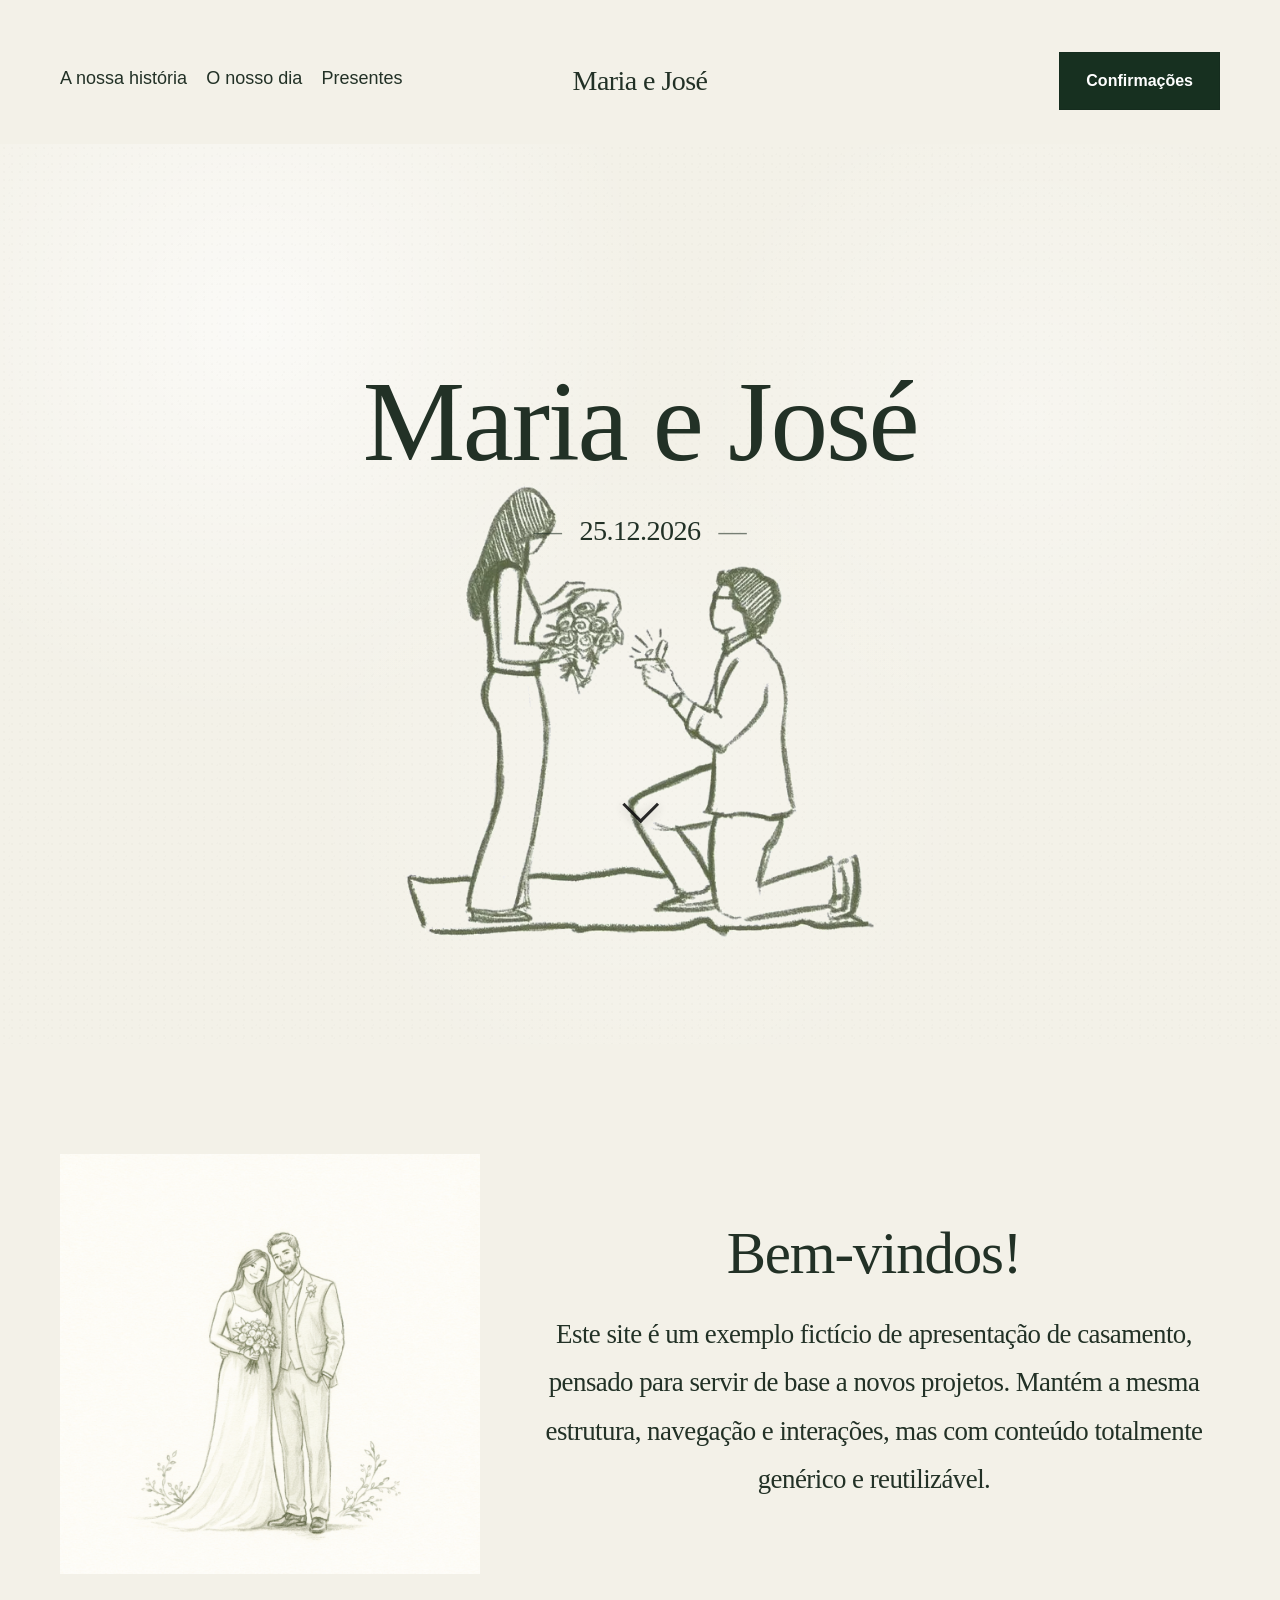
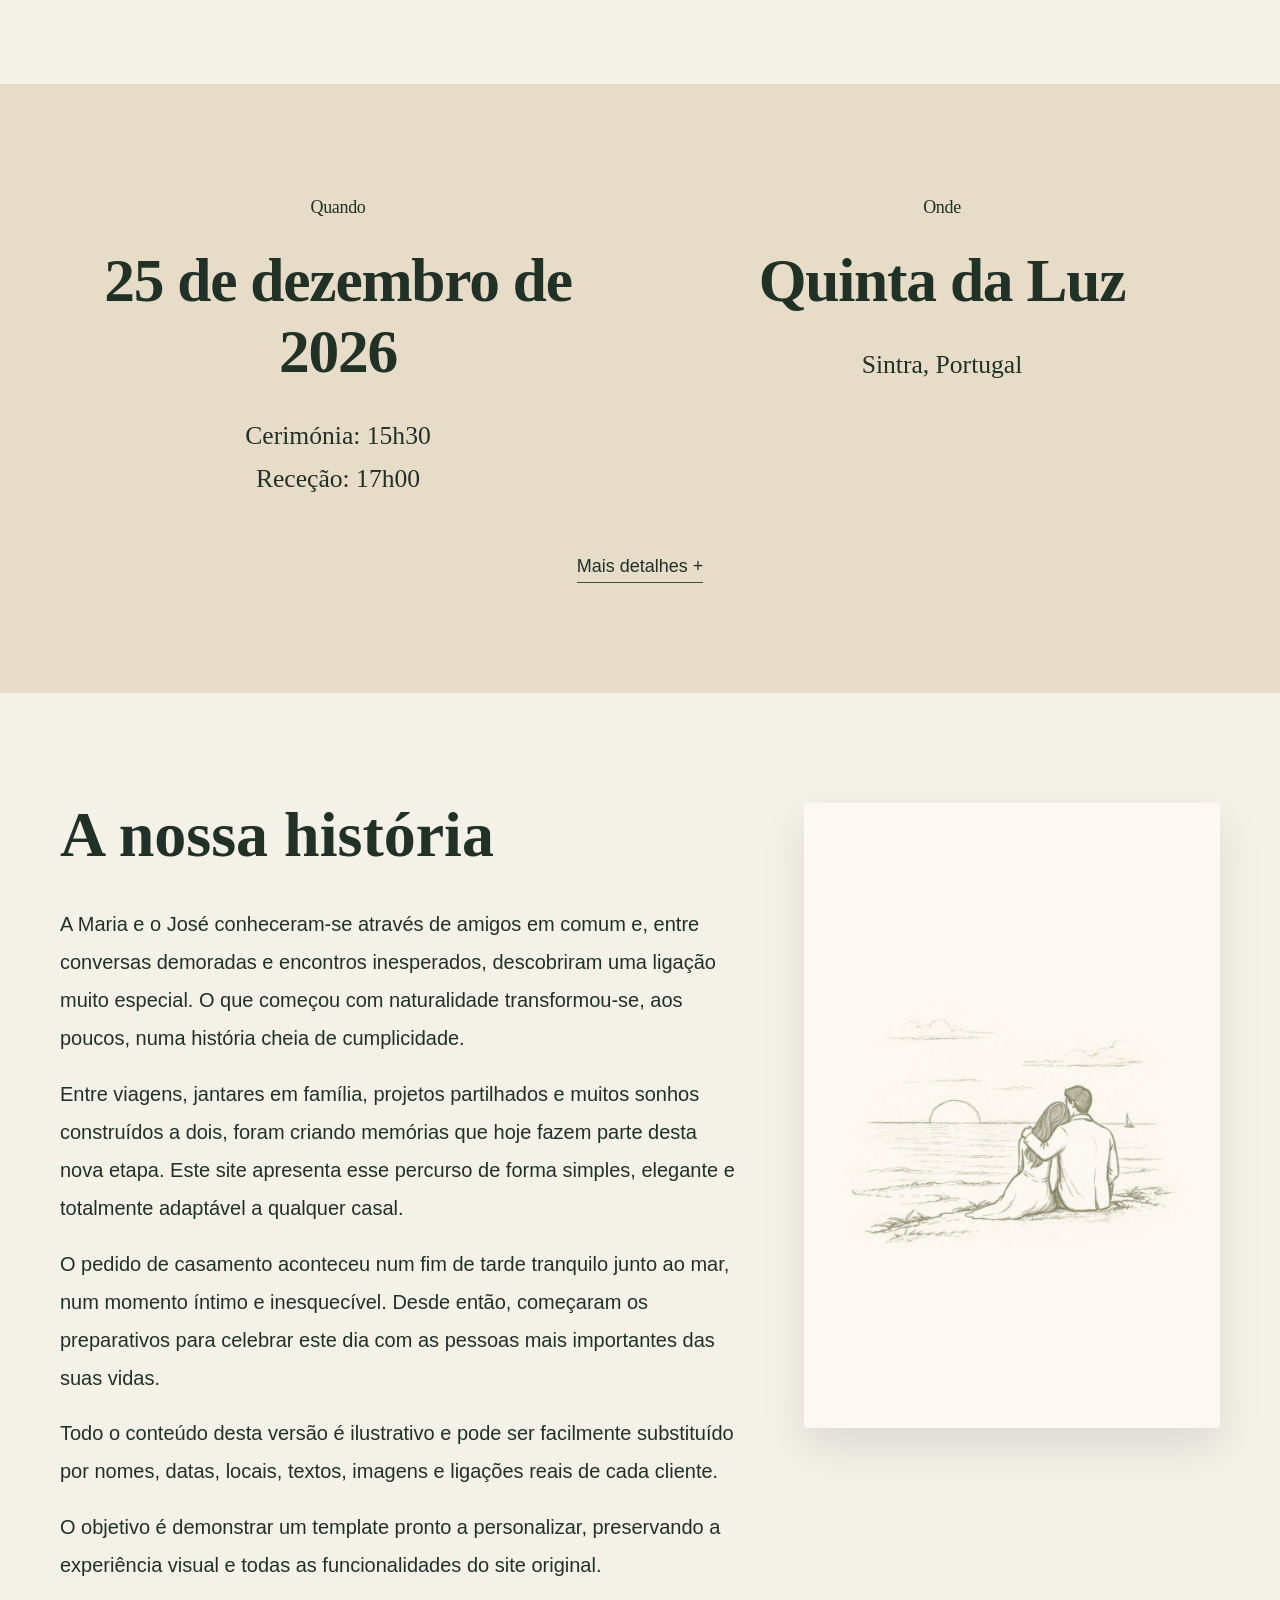
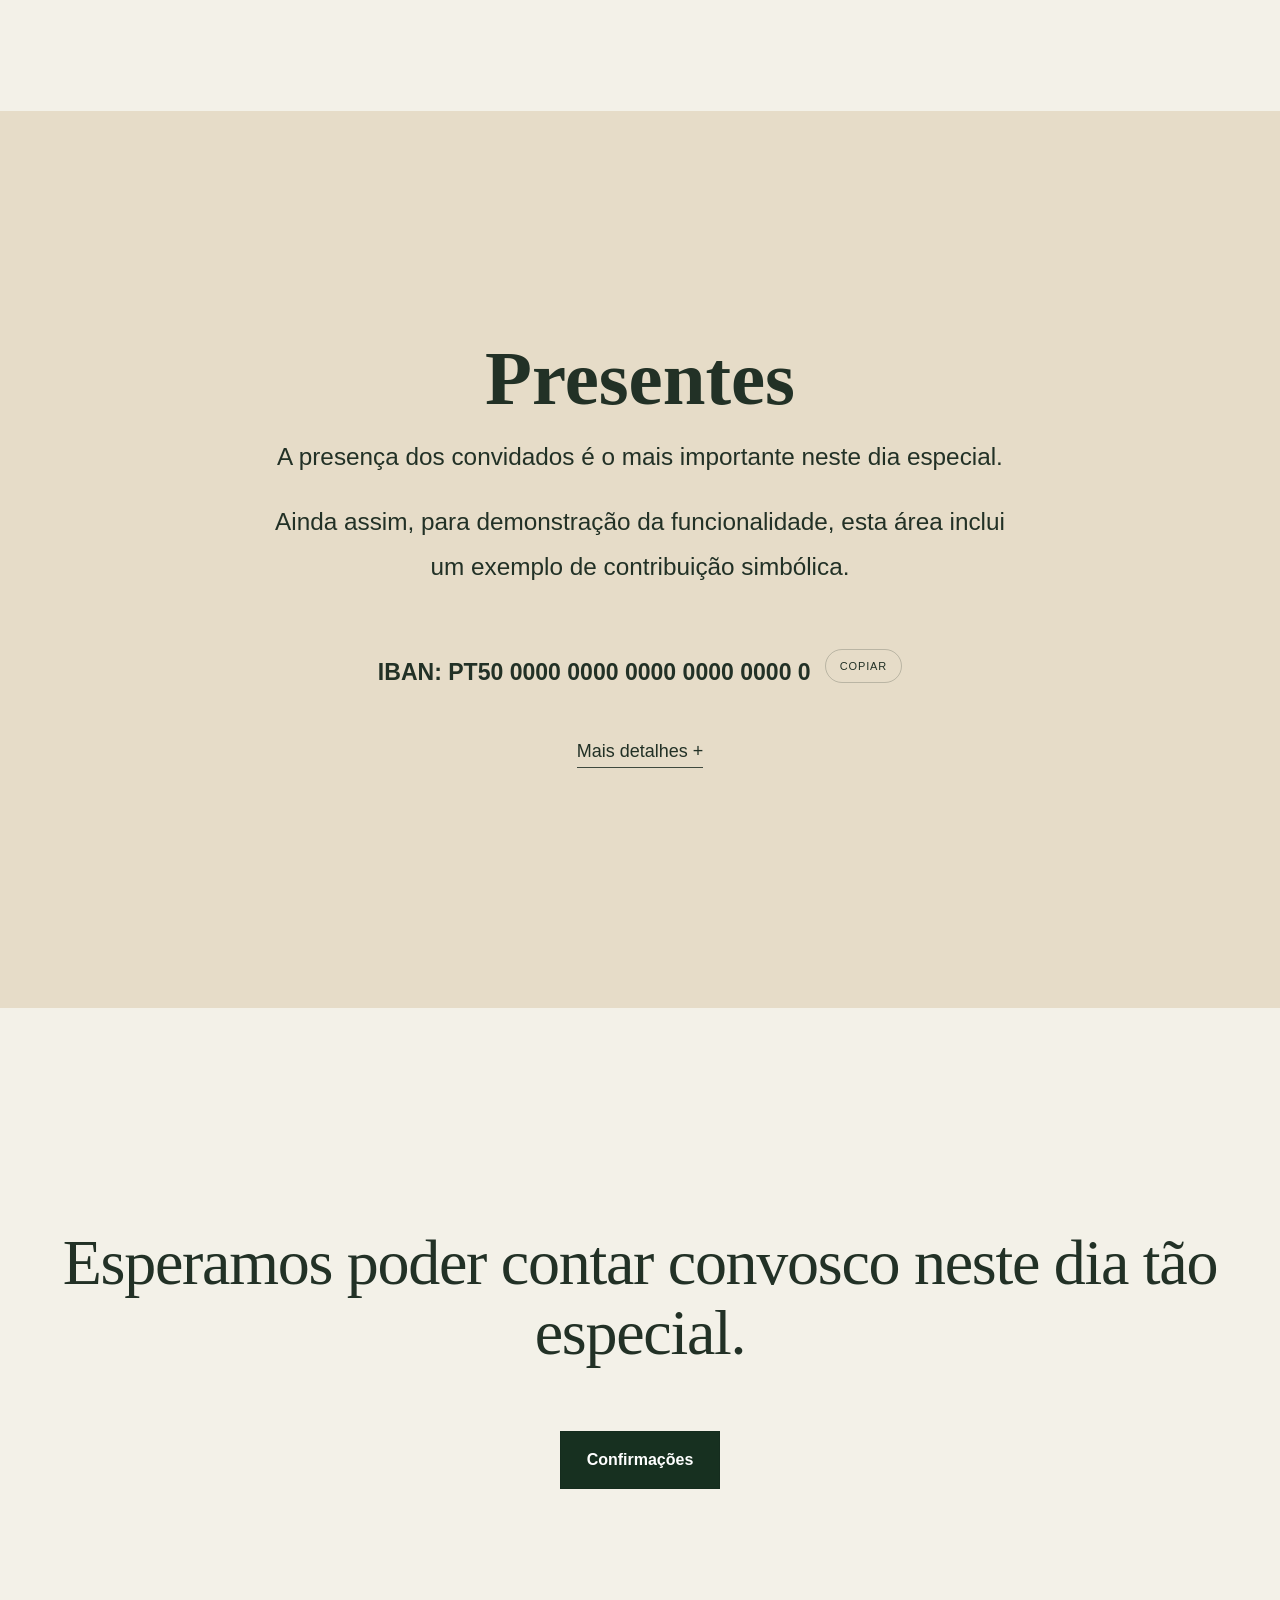
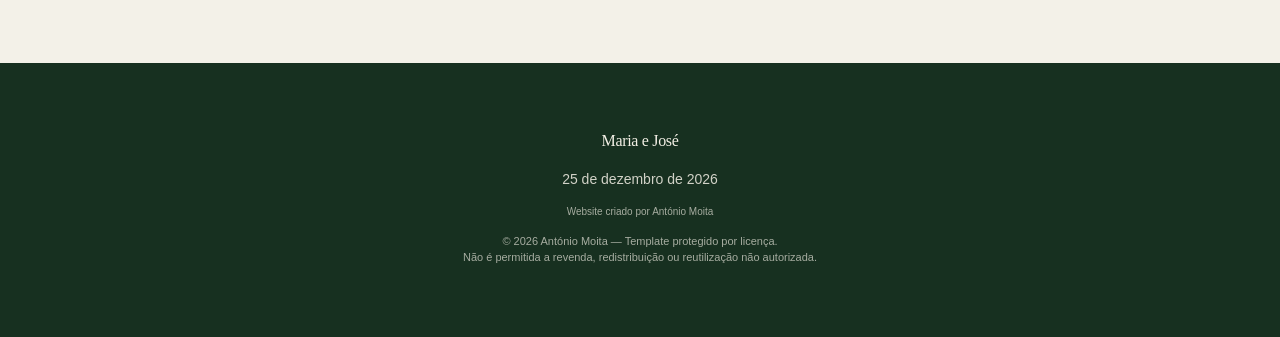
<file: index.html>
<!DOCTYPE html>
<html lang="pt">
<head>
  <meta charset="UTF-8">
  <meta name="viewport" content="width=device-width, initial-scale=1">
  <title>Maria e José</title>
  <link rel="stylesheet" href="assets/css/main.css">
  <script src="assets/js/favicon.js"></script>

  <meta name="description" content="Maria e José — 25 de dezembro de 2026. Template demonstrativo para site de casamento com todas as informações sobre o evento, presentes e confirmações.">
  <link rel="canonical" href="https://ammoita.github.io/TemplateCasamentos/">

  <meta property="og:locale" content="pt_PT">
  <meta property="og:type" content="website">
  <meta property="og:title" content="Maria e José">
  <meta property="og:description" content="Maria e José — 25 de dezembro de 2026. Template demonstrativo para site de casamento com todas as informações sobre o evento, presentes e confirmações.">
  <meta property="og:url" content="https://ammoita.github.io/TemplateCasamentos/">
  <meta property="og:site_name" content="Maria e José">
  <meta property="og:image" content="https://ammoita.github.io/TemplateCasamentos/assets/img/hero-casal-clean.png">
  <meta property="og:image:secure_url" content="https://ammoita.github.io/TemplateCasamentos/assets/img/hero-casal-clean.png">
  <meta property="og:image:type" content="image/png">
  <meta property="og:image:alt" content="Ilustração decorativa de um casal">

  <meta name="twitter:card" content="summary_large_image">
  <meta name="twitter:title" content="Maria e José">
  <meta name="twitter:description" content="Maria e José — 25 de dezembro de 2026. Template demonstrativo para site de casamento com todas as informações sobre o evento, presentes e confirmações.">
  <meta name="twitter:image" content="https://ammoita.github.io/TemplateCasamentos/assets/img/hero-casal-clean.png">
</head>
<body>
  <div class="scroll-progress" aria-hidden="true"></div>

  <div class="page">
    <header class="site-header">
      <div class="header-inner">
        <nav class="main-nav">
          <a href="#historia">A nossa história</a>
          <a href="pages/cerimonia.html">O nosso dia</a>
          <a href="pages/presentes.html">Presentes</a>
        </nav>

        <a class="site-brand serif" href="index.html">Maria e José</a>

        <div class="header-actions">
          <a class="btn" href="pages/confirmacoes.html">Confirmações</a>
        </div>
      </div>
    </header>

    <div class="scroll-hint" aria-hidden="true">
      <span></span>
    </div>

    <section class="hero">
      <div class="hero-bg" aria-hidden="true"></div>

      <div class="hero-content container">
        <h1 class="hero-title serif">Maria e José</h1>
        <div class="hero-date serif">25.12.2026</div>
        <div class="hero-scroll-cue" aria-hidden="true">
          <span></span>
        </div>
      </div>
    </section>

    <section class="section">
      <div class="container two-col-intro">
        <div class="portrait reveal-left">
          <img src="assets/img/foto-boas-vindas.svg" alt="Imagem demonstrativa do casal">
        </div>

        <div class="intro-copy reveal-right">
          <h2 class="serif">Bem-vindos!</h2>
          <p>
            Este site é um exemplo fictício de apresentação de casamento, pensado para servir de base a novos projetos.
            Mantém a mesma estrutura, navegação e interações, mas com conteúdo totalmente genérico e reutilizável.
          </p>
        </div>
      </div>
    </section>

    <section class="section alt">
      <div class="container">
        <div class="details-grid">
          <div class="reveal-left">
            <p class="eyebrow serif">Quando</p>
            <h2 class="big-detail-title">25 de dezembro de 2026</h2>
            <p class="detail-copy">
              Cerimónia: 15h30<br>
              Receção: 17h00
            </p>
          </div>

          <div class="reveal-right">
            <p class="eyebrow serif">Onde</p>
            <h2 class="big-detail-title">Quinta da Luz</h2>
            <p class="detail-copy">
              Sintra, Portugal
            </p>
          </div>
        </div>

        <div class="center-link reveal">
          <a class="more-link" href="pages/cerimonia.html">Mais detalhes +</a>
        </div>
      </div>
    </section>

    <section class="section" id="historia">
      <div class="container reveal story-layout">
        <div class="story-content">
          <h2>A nossa história</h2>

          <p>
            A Maria e o José conheceram-se através de amigos em comum e, entre conversas demoradas e encontros inesperados,
            descobriram uma ligação muito especial. O que começou com naturalidade transformou-se, aos poucos, numa história cheia de cumplicidade.
          </p>
          <p>
            Entre viagens, jantares em família, projetos partilhados e muitos sonhos construídos a dois, foram criando memórias que hoje
            fazem parte desta nova etapa. Este site apresenta esse percurso de forma simples, elegante e totalmente adaptável a qualquer casal.
          </p>
          <p>
            O pedido de casamento aconteceu num fim de tarde tranquilo junto ao mar, num momento íntimo e inesquecível. Desde então,
            começaram os preparativos para celebrar este dia com as pessoas mais importantes das suas vidas.
          </p>
          <p>
            Todo o conteúdo desta versão é ilustrativo e pode ser facilmente substituído por nomes, datas, locais, textos, imagens
            e ligações reais de cada cliente.
          </p>
          <p>
            O objetivo é demonstrar um template pronto a personalizar, preservando a experiência visual e todas as funcionalidades do site original.
          </p>
        </div>

        <div class="story-side-image">
          <img src="assets/img/foto-historia.svg" alt="Imagem fictícia da história do casal">
        </div>
      </div>
    </section>

    <section class="section alt">
      <div class="container center-feature reveal">
        <h2>Presentes</h2>
        <p>
          A presença dos convidados é o mais importante neste dia especial.
        </p>
        <p>
          Ainda assim, para demonstração da funcionalidade, esta área inclui um exemplo de contribuição simbólica.
        </p>

        <div class="iban-row reveal">
          <div class="iban" data-iban="PT50000000000000000000000">
            IBAN: PT50 0000 0000 0000 0000 0000 0
          </div>
          <button class="copy-btn" type="button" onclick="copyIBAN(this)">
            Copiar
          </button>
        </div>

        <a class="more-link" href="pages/presentes.html">Mais detalhes +</a>
      </div>
    </section>

    <section class="section">
      <div class="container final-cta reveal">
        <h2 class="serif">Esperamos poder contar convosco neste dia tão especial.</h2>
        <a class="btn" href="pages/confirmacoes.html">Confirmações</a>
      </div>
    </section>
<button id="backToTop" aria-label="Voltar ao topo">↑</button>
</div>

  <script src="assets/js/main.js"></script>

  <script>
      loadFooter({
        names: "Maria e José",
        date: "25 de dezembro de 2026",
        creditName: "António Moita",
        creditLink: ""
      });
    </script>
</body>
</html>
</file>
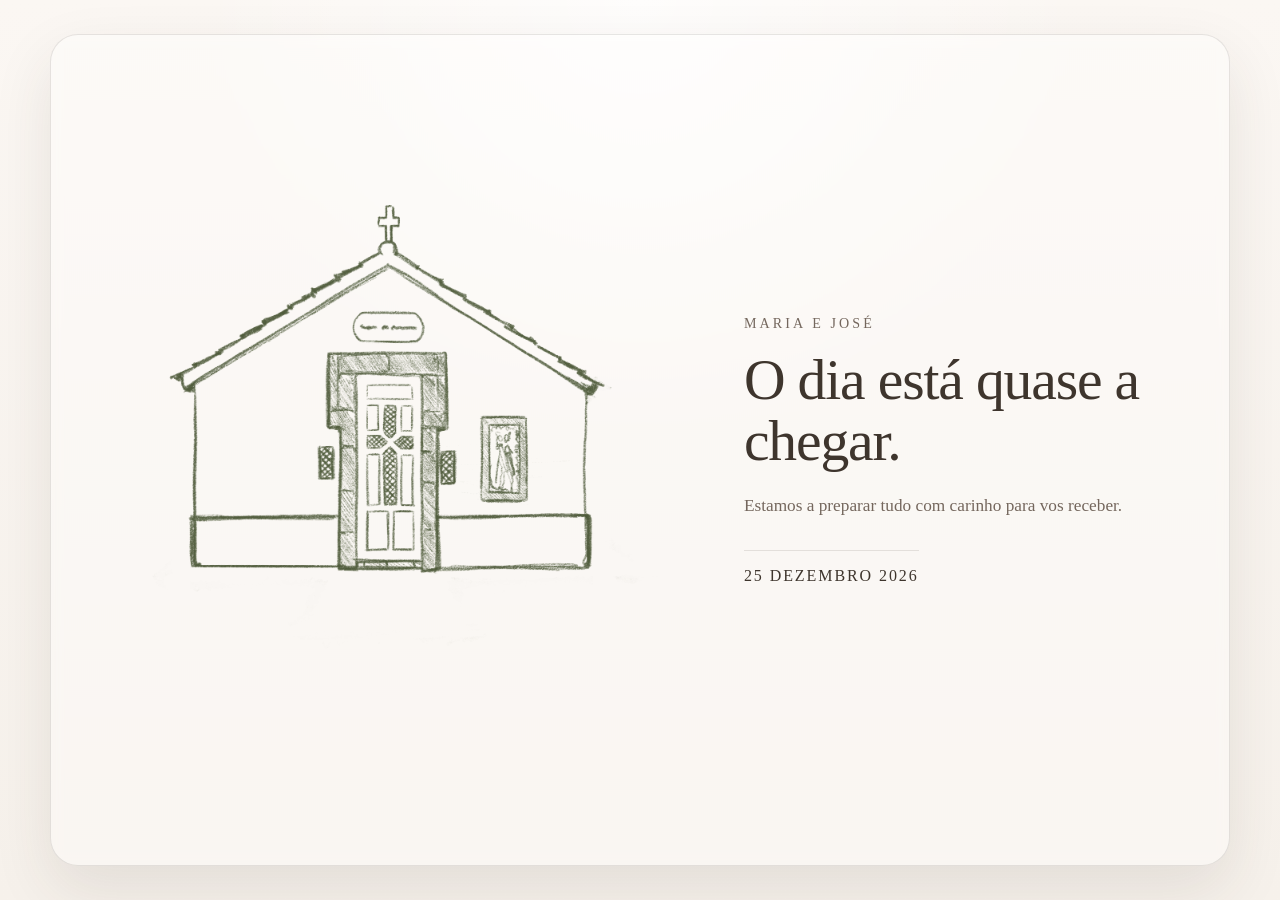
<file: comingsoon/index.html>
<!DOCTYPE html>
<html lang="pt-PT">
<head>
  <meta charset="UTF-8">
  <meta http-equiv="X-UA-Compatible" content="IE=edge">
  <meta name="viewport" content="width=device-width, initial-scale=1.0">

  <title>Mafalda & Afonso — Em breve</title>
  <meta name="description" content="O dia está quase a chegar. Mafalda & Afonso — 19 setembro 2026.">
  <meta name="robots" content="noindex, nofollow, noarchive, nosnippet">
  <meta name="theme-color" content="#f6f1eb">

  <link rel="canonical" href="https://mafaldaeafonso.pt/">
  <link rel="stylesheet" href="assets/css/coming-soon.css">

  <meta property="og:type" content="website">
  <meta property="og:locale" content="pt_PT">
  <meta property="og:site_name" content="Mafalda & Afonso">
  <meta property="og:title" content="Mafalda & Afonso — Em breve">
  <meta property="og:description" content="O dia está quase a chegar. 19 setembro 2026.">
  <meta property="og:url" content="https://mafaldaeafonso.pt/">
  <meta property="og:image" content="https://mafaldaeafonso.pt/assets/img/capela.png">

  <meta name="twitter:card" content="summary_large_image">
  <meta name="twitter:title" content="Mafalda & Afonso — Em breve">
  <meta name="twitter:description" content="O dia está quase a chegar. 19 setembro 2026.">
  <meta name="twitter:image" content="https://mafaldaeafonso.pt/assets/img/capela.png">
</head>
<body>
  <main class="page">
    <section class="hero" aria-labelledby="titulo-coming-soon">
      <div class="hero__image-wrap">
        <img
          src="assets/img/capela.png"
          alt="Capela em ambiente sereno"
          class="hero__image"
        >
      </div>

      <div class="hero__content">
        <p class="eyebrow">Maria e José</p>
        <h1 id="titulo-coming-soon">O dia está quase a chegar.</h1>
        <p class="lead">
          Estamos a preparar tudo com carinho para vos receber.
        </p>
        <p class="date">25 dezembro 2026</p>
      </div>
    </section>
  </main>
</body>
</html>
</file>
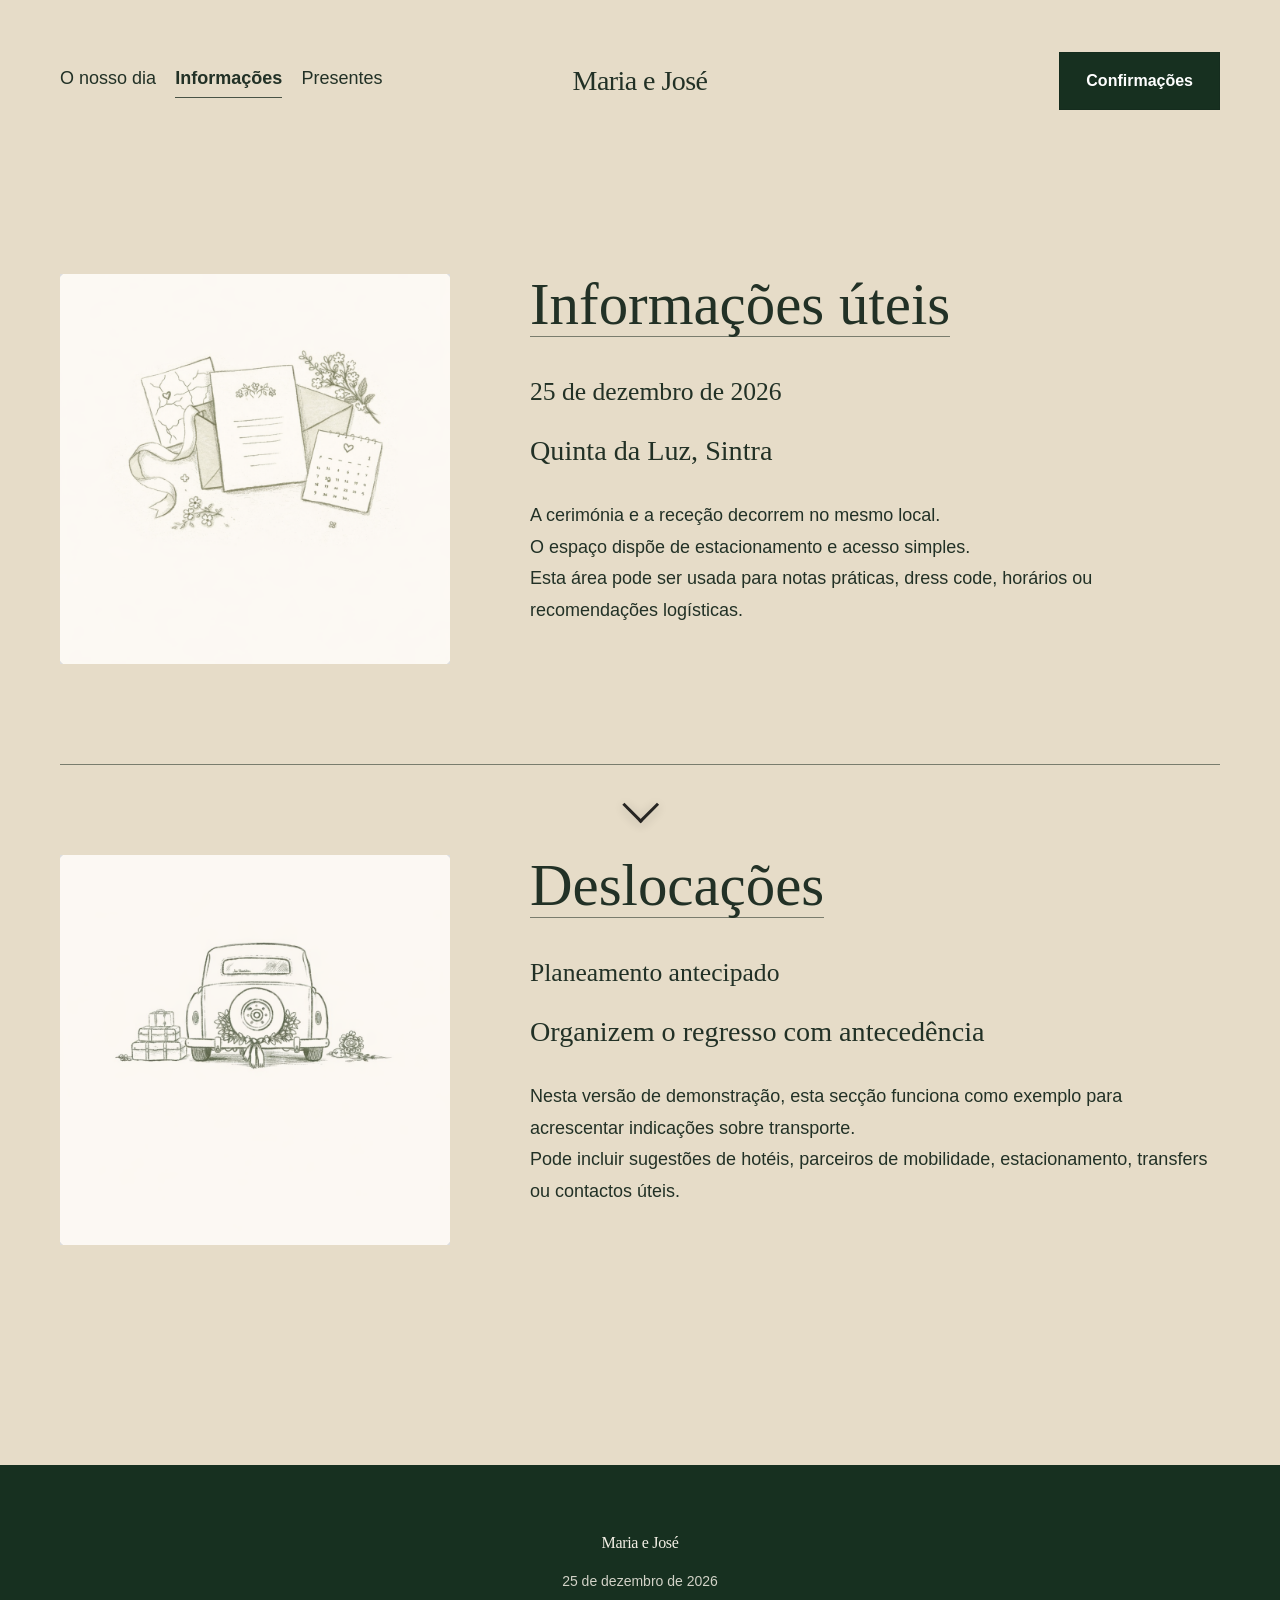
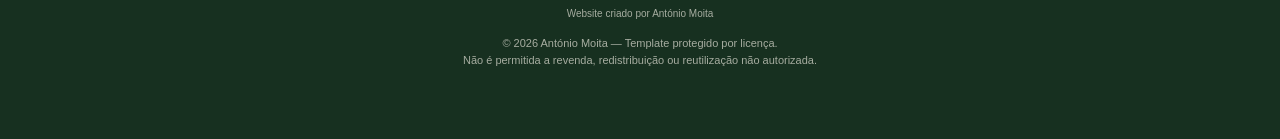
<file: pages/alojamento.html>
<!DOCTYPE html>
<html lang="pt">
<head>
  <meta charset="UTF-8">
  <meta name="viewport" content="width=device-width, initial-scale=1">
  <title>Informações — Maria e José</title>
  <link rel="stylesheet" href="../assets/css/main.css">
  <script src="../assets/js/favicon.js"></script>

  <meta name="description" content="Informações fictícias de alojamento, deslocações e apoio aos convidados. Template demonstrativo reutilizável.">
  <link rel="canonical" href="https://ammoita.github.io/TemplateCasamentos/pages/alojamento.html">

  <meta property="og:locale" content="pt_PT">
  <meta property="og:type" content="article">
  <meta property="og:title" content="Informações — Maria e José">
  <meta property="og:description" content="Informações fictícias de alojamento, deslocações e apoio aos convidados. Template demonstrativo reutilizável.">
  <meta property="og:url" content="https://ammoita.github.io/TemplateCasamentos/pages/alojamento.html">
  <meta property="og:site_name" content="Maria e José">
  <meta property="og:image" content="https://ammoita.github.io/TemplateCasamentos/assets/img/hero-casal-clean.png">
  <meta property="og:image:secure_url" content="https://ammoita.github.io/TemplateCasamentos/assets/img/hero-casal-clean.png">
  <meta property="og:image:type" content="image/png">
  <meta property="og:image:alt" content="Ilustração decorativa de um casal">

  <meta name="twitter:card" content="summary_large_image">
  <meta name="twitter:title" content="Informações — Maria e José">
  <meta name="twitter:description" content="Informações fictícias de alojamento, deslocações e apoio aos convidados. Template demonstrativo reutilizável.">
  <meta name="twitter:image" content="https://ammoita.github.io/TemplateCasamentos/assets/img/hero-casal-clean.png">
</head>
<body>
  <div class="scroll-progress" aria-hidden="true"></div>

  <div class="page page-plain">
    <header class="site-header">
      <div class="header-inner">
        <nav class="main-nav">
          <a href="../pages/cerimonia.html">O nosso dia</a>
          <a class="active" href="../pages/alojamento.html">Informações</a>
          <a href="../pages/presentes.html">Presentes</a>
        </nav>

        <a class="site-brand serif" href="../index.html">Maria e José</a>

        <div class="header-actions">
          <a class="btn" href="../pages/confirmacoes.html">Confirmações</a>
        </div>
      </div>
    </header>

    <div class="scroll-hint" aria-hidden="true">
      <span></span>
    </div>

    <section class="stay-list">
      <div class="container-text">

        <article class="stay-item">
          <div class="stay-media reveal-left">
            <img src="../assets/img/foto-informacoes.svg" alt="Imagem demonstrativa do evento">
          </div>

          <div class="stay-copy reveal-right">
            <h2>Informações úteis</h2>
            <div class="meta">25 de dezembro de 2026</div>
            <div class="phone">Quinta da Luz, Sintra</div>
            <p>
              A cerimónia e a receção decorrem no mesmo local.
            </p>
            <p>
              O espaço dispõe de estacionamento e acesso simples.
            </p>
            <p>
              Esta área pode ser usada para notas práticas, dress code, horários ou recomendações logísticas.
            </p>
          </div>
        </article>

        <article class="stay-item">
          <div class="stay-media reveal-left">
            <img src="../assets/img/foto-deslocacoes.svg" alt="Imagem demonstrativa de deslocações">
          </div>

          <div class="stay-copy reveal-right">
            <h2>Deslocações</h2>
            <div class="meta">Planeamento antecipado</div>
            <div class="phone">Organizem o regresso com antecedência</div>
            <p>
              Nesta versão de demonstração, esta secção funciona como exemplo para acrescentar indicações sobre transporte.
            </p>
            <p>
              Pode incluir sugestões de hotéis, parceiros de mobilidade, estacionamento, transfers ou contactos úteis.
            </p>
          </div>
        </article>

      </div>
    </section>
  </div>
<button id="backToTop" aria-label="Voltar ao topo">↑</button>

  <script src="../assets/js/main.js"></script>

  <script>
    loadFooter({
      names: "Maria e José",
      date: "25 de dezembro de 2026",
      creditName: "António Moita",
      creditLink: ""
    });
  </script>
</body>
</html>
</file>
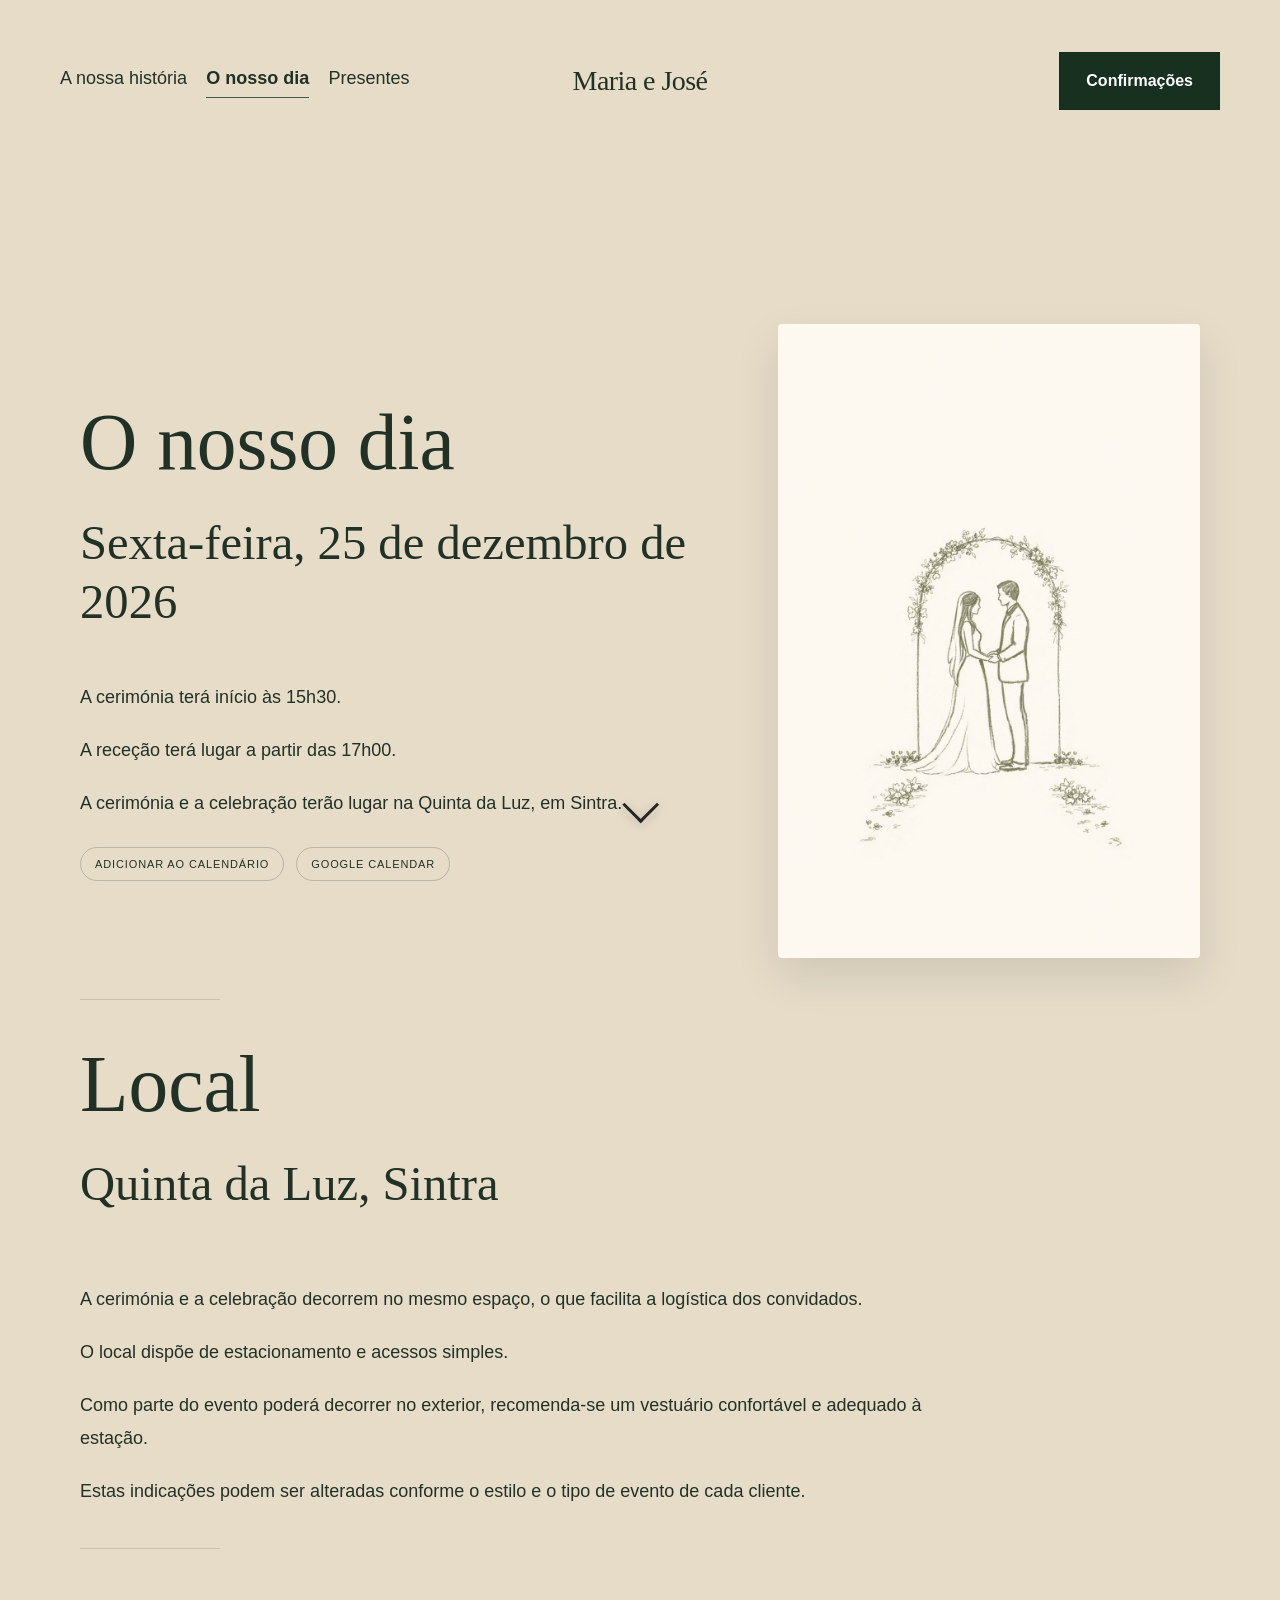
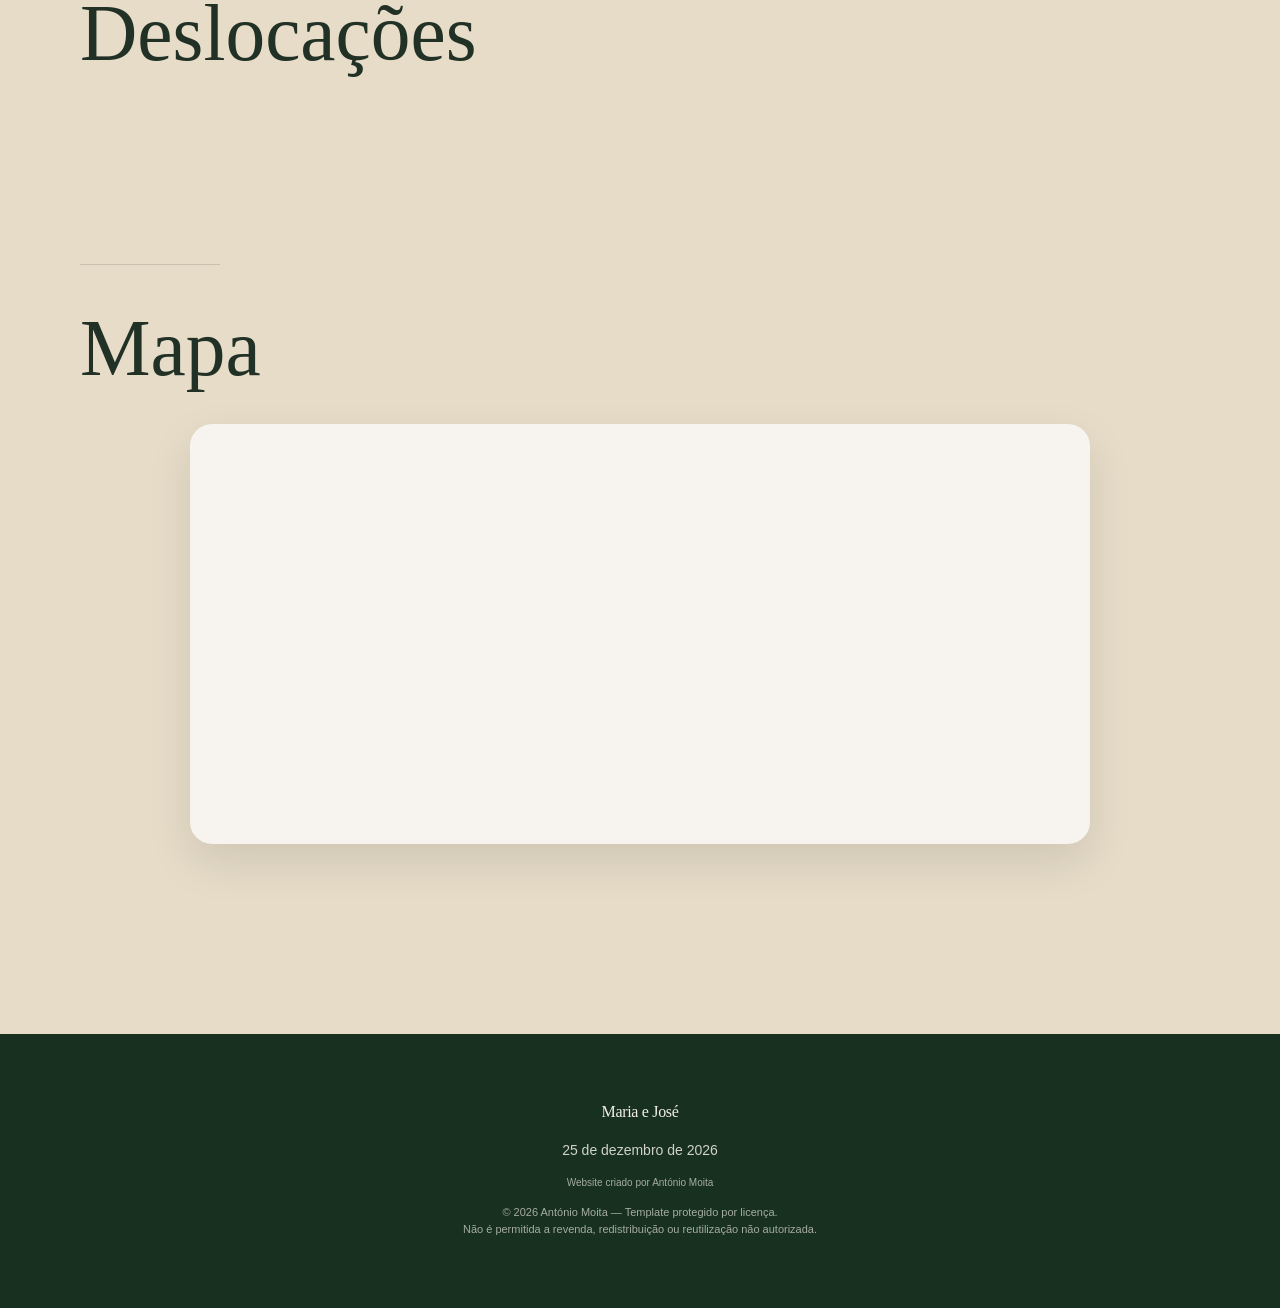
<file: pages/cerimonia.html>
<!DOCTYPE html>
<html lang="pt">
<head>
  <meta charset="UTF-8">
  <meta name="viewport" content="width=device-width, initial-scale=1">
  <title>O nosso dia — Maria e José</title>
  <link rel="stylesheet" href="../assets/css/main.css">
  <script src="../assets/js/favicon.js"></script>

  <meta name="description" content="Informações fictícias sobre a cerimónia e celebração do casamento de Maria e José. Template demonstrativo reutilizável.">
  <link rel="canonical" href="https://ammoita.github.io/TemplateCasamentos/pages/cerimonia.html">

  <meta property="og:locale" content="pt_PT">
  <meta property="og:type" content="article">
  <meta property="og:title" content="O nosso dia — Maria e José">
  <meta property="og:description" content="Informações fictícias sobre a cerimónia e celebração do casamento de Maria e José. Template demonstrativo reutilizável.">
  <meta property="og:url" content="https://ammoita.github.io/TemplateCasamentos/pages/cerimonia.html">
  <meta property="og:site_name" content="Maria e José">
  <meta property="og:image" content="https://ammoita.github.io/TemplateCasamentos/assets/img/hero-casal-clean.png">
  <meta property="og:image:secure_url" content="https://ammoita.github.io/TemplateCasamentos/assets/img/hero-casal-clean.png">
  <meta property="og:image:type" content="image/png">
  <meta property="og:image:alt" content="Ilustração decorativa de um casal">

  <meta name="twitter:card" content="summary_large_image">
  <meta name="twitter:title" content="O nosso dia — Maria e José">
  <meta name="twitter:description" content="Informações fictícias sobre a cerimónia e celebração do casamento de Maria e José. Template demonstrativo reutilizável.">
  <meta name="twitter:image" content="https://ammoita.github.io/TemplateCasamentos/assets/img/hero-casal-clean.png">
</head>
<body>
  <div class="scroll-progress" aria-hidden="true"></div>

  <div class="page page-plain">
    <header class="site-header">
      <div class="header-inner">
        <nav class="main-nav">
          <a href="../index.html#historia">A nossa história</a>
          <a class="active" href="../pages/cerimonia.html">O nosso dia</a>
          <a href="../pages/presentes.html">Presentes</a>
        </nav>

        <a class="site-brand serif" href="../index.html">Maria e José</a>

        <div class="header-actions">
          <a class="btn" href="../pages/confirmacoes.html">Confirmações</a>
        </div>
      </div>
    </header>

    <div class="scroll-hint" aria-hidden="true">
      <span></span>
    </div>

    <section class="section-top">
      <div class="container-text editorial-block">

        <div class="cerimonia-intro">
          <div class="cerimonia-intro-copy">
            <h1 class="editorial-title reveal">O nosso dia</h1>
            <h2 class="editorial-subtitle reveal">Sexta-feira, 25 de dezembro de 2026</h2>

            <div class="editorial-copy reveal">
              <p>
                A cerimónia terá início às 15h30.
              </p>
              <p>
                A receção terá lugar a partir das 17h00.
              </p>
              <p>
                A cerimónia e a celebração terão lugar na Quinta da Luz, em Sintra.
              </p>
            </div>

            <div class="calendar-actions reveal">
              <a class="calendar-btn" href="../assets/downloads/evento-casamento-maria-jose.ics" download>
                Adicionar ao calendário
              </a>

              <a
                class="calendar-btn"
                href="https://calendar.google.com/calendar/render?action=TEMPLATE&text=Casamento%20Maria%20e%20Jos%C3%A9&dates=20261225T153000/20261225T230000&location=Quinta%20da%20Luz%2C%20Sintra&details=Cerim%C3%B3nia%20%C3%A0s%2015h30%20e%20rece%C3%A7%C3%A3o%20a%20partir%20das%2017h00."
                target="_blank"
                rel="noopener noreferrer">
                Google Calendar
              </a>
            </div>
          </div>

          <div class="cerimonia-intro-media reveal">
            <img src="../assets/img/foto-cerimonia.svg" alt="Imagem fictícia da cerimónia">
          </div>
        </div>

        <div class="divider reveal"></div>

        <h1 class="editorial-title reveal">Local</h1>
        <h2 class="editorial-subtitle reveal">Quinta da Luz, Sintra</h2>

        <div class="editorial-copy reveal">
          <p>
            A cerimónia e a celebração decorrem no mesmo espaço, o que facilita a logística dos convidados.
          </p>
          <p>
            O local dispõe de estacionamento e acessos simples.
          </p>
          <p>
            Como parte do evento poderá decorrer no exterior, recomenda-se um vestuário confortável e adequado à estação.
          </p>
          <p>
            Estas indicações podem ser alteradas conforme o estilo e o tipo de evento de cada cliente.
          </p>
        </div>

        <div class="divider reveal"></div>

        <h1 class="editorial-title reveal">Deslocações</h1>
        <div class="editorial-copy reveal">
          <p>
            Para maior comodidade, sugerimos o planeamento antecipado do transporte de ida e regresso.
          </p>
          <p>
            Em versões finais para clientes, esta secção pode incluir recomendações sobre táxis, transfers, estacionamento ou alojamento.
          </p>
        </div>

        <div class="divider reveal"></div>

        <h1 class="editorial-title reveal">Mapa</h1>
        <div class="map-image reveal">
          <iframe
            src="https://www.google.com/maps?q=Quinta%20da%20Luz%2C%20Sintra&z=14&output=embed"
            style="border:0;"
            allowfullscreen=""
            loading="lazy"
            referrerpolicy="no-referrer-when-downgrade">
          </iframe>
        </div>
      </div>
    </section>
  </div>
<button id="backToTop" aria-label="Voltar ao topo">↑</button>

  <script src="../assets/js/main.js"></script>

  <script>
    loadFooter({
      names: "Maria e José",
      date: "25 de dezembro de 2026",
      creditName: "António Moita",
      creditLink: ""
    });
  </script>
</body>
</html>
</file>
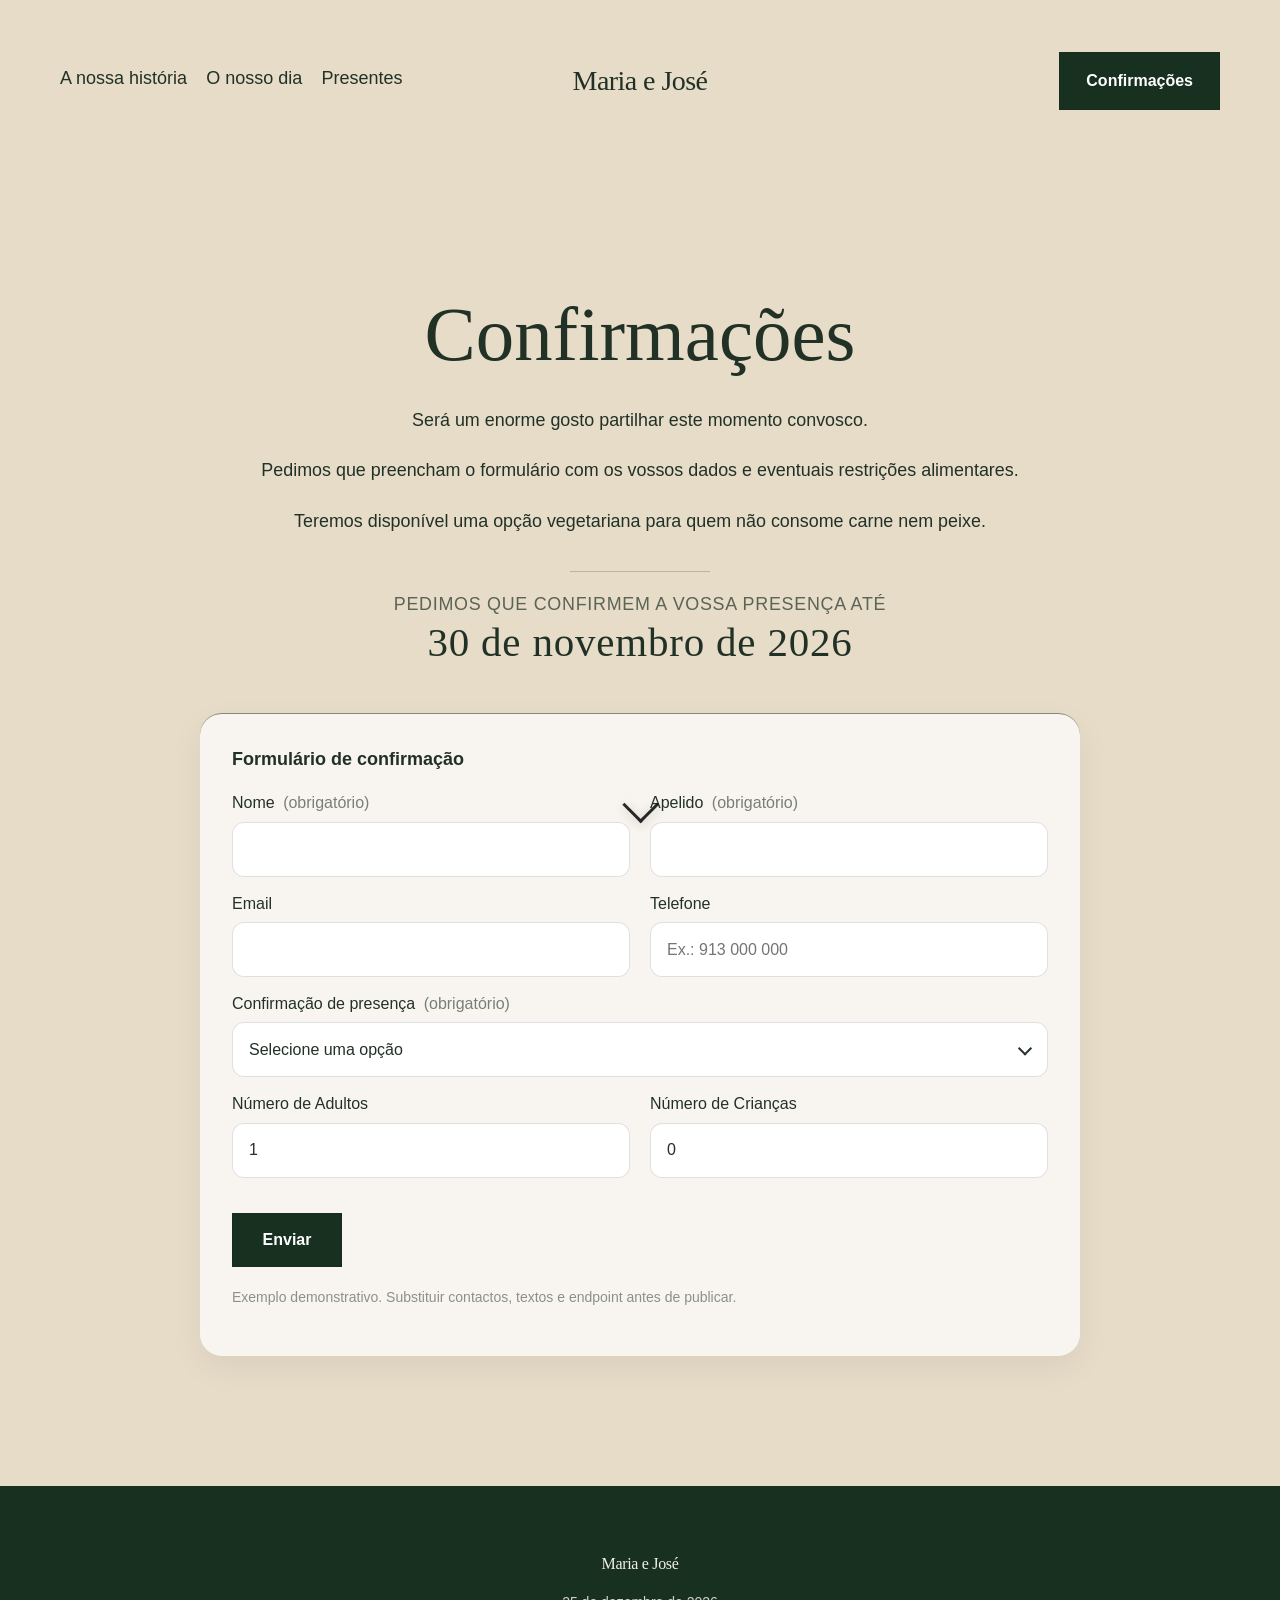
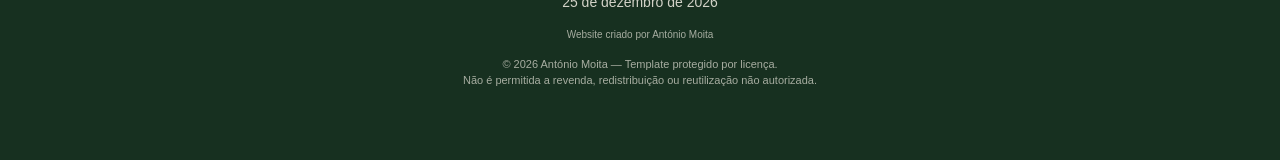
<file: pages/confirmacoes.html>
<!DOCTYPE html>
<html lang="pt">
<head>
  <meta charset="UTF-8">
  <meta name="viewport" content="width=device-width, initial-scale=1">
  <title>Confirmações — Maria e José</title>
  <link rel="stylesheet" href="../assets/css/main.css">
  <script src="../assets/js/favicon.js"></script>


  <meta name="description" content="Formulário fictício de confirmações de presença para casamento. Template demonstrativo reutilizável.">
  <link rel="canonical" href="https://ammoita.github.io/TemplateCasamentos/pages/confirmacoes.html">

  <meta property="og:locale" content="pt_PT">
  <meta property="og:type" content="article">
  <meta property="og:title" content="Confirmações — Maria e José">
  <meta property="og:description" content="Formulário fictício de confirmações de presença para casamento. Template demonstrativo reutilizável.">
  <meta property="og:url" content="https://ammoita.github.io/TemplateCasamentos/pages/confirmacoes.html">
  <meta property="og:site_name" content="Maria e José">
  <meta property="og:image" content="https://ammoita.github.io/TemplateCasamentos/assets/img/hero-casal-clean.png">
  <meta property="og:image:secure_url" content="https://ammoita.github.io/TemplateCasamentos/assets/img/hero-casal-clean.png">
  <meta property="og:image:type" content="image/png">
  <meta property="og:image:alt" content="Ilustração decorativa de um casal">

  <meta name="twitter:card" content="summary_large_image">
  <meta name="twitter:title" content="Confirmações — Maria e José">
  <meta name="twitter:description" content="Formulário fictício de confirmações de presença para casamento. Template demonstrativo reutilizável.">
  <meta name="twitter:image" content="https://ammoita.github.io/TemplateCasamentos/assets/img/hero-casal-clean.png">
</head>
<body>
  <div class="scroll-progress" aria-hidden="true"></div>

  <div class="page page-plain">
    <header class="site-header">
      <div class="header-inner">
        <nav class="main-nav">
          <a href="../index.html#historia">A nossa história</a>
          <a href="../pages/cerimonia.html">O nosso dia</a>
          <a href="../pages/presentes.html">Presentes</a>
        </nav>

        <a class="site-brand serif" href="../index.html">Maria e José</a>

        <div class="header-actions">
          <a class="btn active-btn" href="../pages/confirmacoes.html">Confirmações</a>
        </div>
      </div>
    </header>

    <div class="scroll-hint" aria-hidden="true">
      <span></span>
    </div>

    <section class="confirm-page">
      <div class="container-narrow">
        <div class="confirm-head reveal">
          <h1>Confirmações</h1>
          <p>Será um enorme gosto partilhar este momento convosco.</p>
          <p>Pedimos que preencham o formulário com os vossos dados e eventuais restrições alimentares.</p>
          <p>Teremos disponível uma opção vegetariana para quem não consome carne nem peixe.</p>
          <p class="confirm-deadline-text">Pedimos que confirmem a vossa presença até</p>
          <div class="confirm-date">30 de novembro de 2026</div>
        </div>

        <div class="form-wrap reveal">
          <p class="form-section-title">Formulário de confirmação</p>

          <form action="#" method="post" id="wedding-form">
            <div class="form-grid-2">
              <div class="form-field">
                <label for="nome">Nome <span class="req">(obrigatório)</span></label>
                <input class="input" id="nome" name="nome" type="text" required>
              </div>

              <div class="form-field">
                <label for="sobrenome">Apelido <span class="req">(obrigatório)</span></label>
                <input class="input" id="sobrenome" name="sobrenome" type="text" required>
              </div>
            </div>

            <div class="form-grid-2">
              <div class="form-field">
                <label for="email">Email</label>
                <input class="input" id="email" name="email" type="email">
              </div>

              <div class="form-field">
                <label for="telefone">Telefone</label>
                <input class="input" id="telefone" name="telefone" type="tel" placeholder="Ex.: 913 000 000">
              </div>
            </div>

            <div class="form-field">
              <label for="presenca">Confirmação de presença <span class="req">(obrigatório)</span></label>
              <div class="select-wrap">
                <select class="select" id="presenca" name="presenca" required>
                  <option value="">Selecione uma opção</option>
                  <option value="Sim">Sim</option>
                  <option value="Não">Não</option>
                </select>
              </div>
            </div>

            <div id="guest-count-section">
              <div class="form-grid-2">
                <div class="form-field">
                  <label for="adultos">Número de Adultos</label>
                  <input class="input" id="adultos" name="adultos" type="number" min="0" value="1">
                </div>

                <div class="form-field">
                  <label for="criancas">Número de Crianças</label>
                  <input class="input" id="criancas" name="criancas" type="number" min="0" value="0">
                </div>
              </div>

              <div id="adultos-section" class="dynamic-section">
                <div class="dynamic-section-header">
                  <h3>Adultos</h3>
                  <p>Preenche os dados de cada adulto.</p>
                </div>
                <div id="adultos-container"></div>
              </div>

              <div id="criancas-section" class="dynamic-section">
                <div class="dynamic-section-header">
                  <h3>Crianças</h3>
                  <p>Preenche os dados de cada criança.</p>
                </div>
                <div id="criancas-container"></div>
              </div>
            </div>

            <div class="form-actions">
              <button class="btn small" type="submit">Enviar</button>
            </div>

            <p class="note form-note">
              Exemplo demonstrativo. Substituir contactos, textos e endpoint antes de publicar.
            </p>
          </form>
        </div>
      </div>
    </section>
  </div>
<script src="../assets/js/form.js"></script>

  <button id="backToTop" aria-label="Voltar ao topo">↑</button>

  <script src="../assets/js/main.js"></script>

  <script>
    loadFooter({
      names: "Maria e José",
      date: "25 de dezembro de 2026",
      creditName: "António Moita",
      creditLink: ""
    });
  </script>
</body>
</html>
</file>
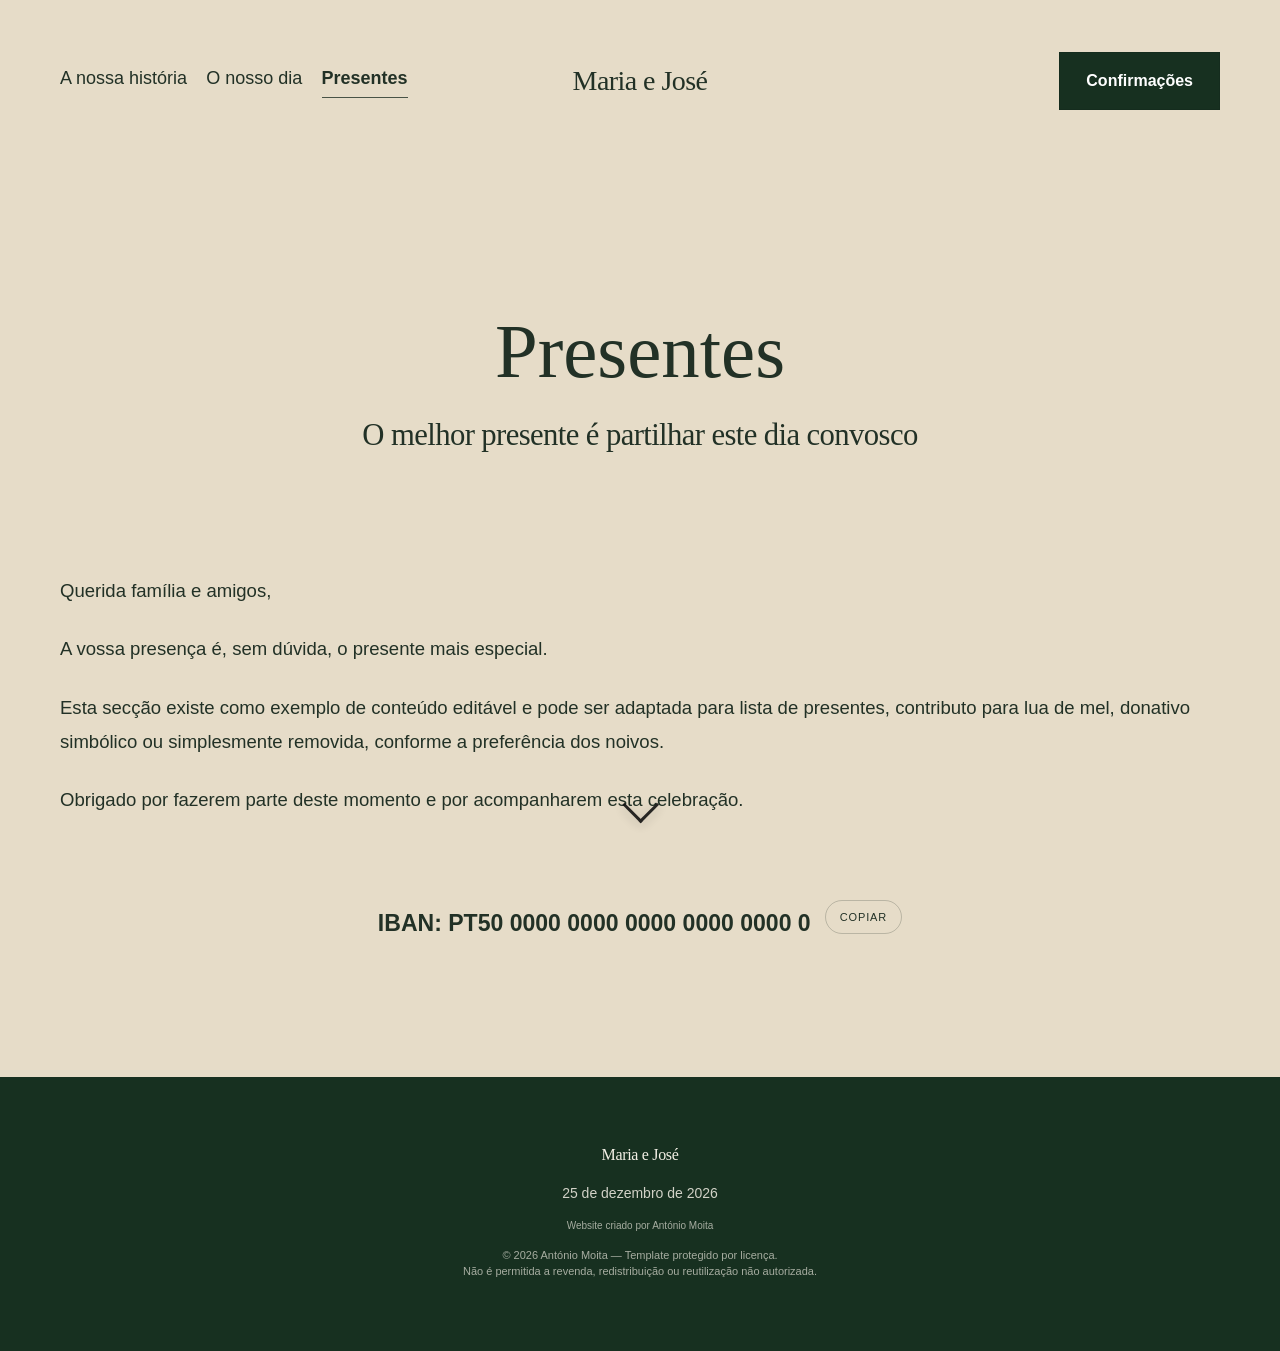
<file: pages/presentes.html>
<!DOCTYPE html>
<html lang="pt">
<head>
  <meta charset="UTF-8">
  <meta name="viewport" content="width=device-width, initial-scale=1">
  <title>Presentes — Maria e José</title>
  <link rel="stylesheet" href="../assets/css/main.css">
  <script src="../assets/js/favicon.js"></script>

  <meta name="description" content="Página fictícia de presentes e contributos para casamento. Template demonstrativo reutilizável.">
  <link rel="canonical" href="https://ammoita.github.io/TemplateCasamentos/pages/presentes.html">

  <meta property="og:locale" content="pt_PT">
  <meta property="og:type" content="article">
  <meta property="og:title" content="Presentes — Maria e José">
  <meta property="og:description" content="Página fictícia de presentes e contributos para casamento. Template demonstrativo reutilizável.">
  <meta property="og:url" content="https://ammoita.github.io/TemplateCasamentos/pages/presentes.html">
  <meta property="og:site_name" content="Maria e José">
  <meta property="og:image" content="https://ammoita.github.io/TemplateCasamentos/assets/img/hero-casal-clean.png">
  <meta property="og:image:secure_url" content="https://ammoita.github.io/TemplateCasamentos/assets/img/hero-casal-clean.png">
  <meta property="og:image:type" content="image/png">
  <meta property="og:image:alt" content="Ilustração decorativa de um casal">

  <meta name="twitter:card" content="summary_large_image">
  <meta name="twitter:title" content="Presentes — Maria e José">
  <meta name="twitter:description" content="Página fictícia de presentes e contributos para casamento. Template demonstrativo reutilizável.">
  <meta name="twitter:image" content="https://ammoita.github.io/TemplateCasamentos/assets/img/hero-casal-clean.png">
</head>
<body>
  <div class="scroll-progress" aria-hidden="true"></div>

  <div class="page page-plain">
    <header class="site-header">
      <div class="header-inner">
        <nav class="main-nav">
          <a href="../index.html#historia">A nossa história</a>
          <a href="../pages/cerimonia.html">O nosso dia</a>
          <a class="active" href="../pages/presentes.html">Presentes</a>
        </nav>

        <a class="site-brand serif" href="../index.html">Maria e José</a>

        <div class="header-actions">
          <a class="btn" href="../pages/confirmacoes.html">Confirmações</a>
        </div>
      </div>
    </header>

    <div class="scroll-hint" aria-hidden="true">
      <span></span>
    </div>

    <section class="gifts-page">
      <div class="container-text">
        <div class="gifts-head reveal">
          <h1>Presentes</h1>
          <div class="subtitle serif">O melhor presente é partilhar este dia convosco</div>
        </div>

        <div class="gifts-copy reveal">
          <p>Querida família e amigos,</p>

          <p>
            A vossa presença é, sem dúvida, o presente mais especial.
          </p>

          <p>
            Esta secção existe como exemplo de conteúdo editável e pode ser adaptada para lista de presentes, contributo para lua de mel,
            donativo simbólico ou simplesmente removida, conforme a preferência dos noivos.
          </p>

          <p>
            Obrigado por fazerem parte deste momento e por acompanharem esta celebração.
          </p>
        </div>

        <div class="iban-row reveal">
          <div class="iban" data-iban="PT50000000000000000000000">
            IBAN: PT50 0000 0000 0000 0000 0000 0
          </div>
          <button class="copy-btn" type="button" onclick="copyIBAN(this)">
            Copiar
          </button>
        </div>
      </div>
    </section>
  </div>
<button id="backToTop" aria-label="Voltar ao topo">↑</button>

  <script src="../assets/js/main.js"></script>

  <script>
    loadFooter({
      names: "Maria e José",
      date: "25 de dezembro de 2026",
      creditName: "António Moita",
      creditLink: ""
    });
  </script>
</body>
</html>
</file>
<file: assets/css/main.css>
:root{
  --bg-main:#f3f1e8;
  --bg-alt:#e6dcc8;
  --text:#223126;
  --button:#173020;
  --button-text:#ffffff;
  --line:rgba(34,49,38,.55);
  --input-bg:#f7f7f7;
  --input-border:#cfcfcf;
  --muted:rgba(34,49,38,.6);

  --container:1440px;
  --container-text:1280px;
  --container-narrow:880px;
  --story-width:1120px;
  --editorial-width:1080px;
  --editorial-copy-width:860px;
}

*,
*::before,
*::after{
  box-sizing:border-box;
}

html{
  scroll-behavior:smooth;
  scroll-padding-top:140px;
}

body{
  margin:0;
  color:var(--text);
  background:var(--bg-main);
  font-family:Arial, Helvetica, sans-serif;
  line-height:1.5;
  overflow-x:hidden;
}

img{
  max-width:100%;
  display:block;
}

iframe{
  display:block;
  max-width:100%;
}

a{
  color:inherit;
  text-decoration:none;
}

.page{
  min-height:100vh;
}

.page-plain{
  background:var(--bg-alt);
}

.container{
  width:min(var(--container), calc(100% - 120px));
  margin:0 auto;
}

.container-narrow{
  width:min(var(--container-narrow), calc(100% - 120px));
  margin:0 auto;
}

.container-text{
  width:min(var(--container-text), calc(100% - 120px));
  margin:0 auto;
}

.serif{
  font-family:Georgia, "Times New Roman", serif;
  font-weight:400;
  letter-spacing:-0.02em;
}

/* =========================================================
   Barra de progresso
   ========================================================= */

.scroll-progress{
  position:fixed;
  top:0;
  left:0;
  width:0%;
  height:3px;
  background:var(--button);
  z-index:300;
  pointer-events:none;
}

/* =========================================================
   Header / navegação
   ========================================================= */

.site-header{
  position:sticky;
  top:0;
  z-index:120;
  padding:52px 0 34px;
  transition:
    background-color .3s ease,
    backdrop-filter .3s ease,
    box-shadow .3s ease,
    padding .3s ease;
}

.site-header.is-scrolled{
  background:rgba(243,241,232,.78);
  backdrop-filter:blur(12px);
  box-shadow:0 10px 30px rgba(0,0,0,.05);
  padding:22px 0 18px;
}

.site-header .header-inner{
  width:min(var(--container), calc(100% - 120px));
  margin:0 auto;
  display:grid;
  grid-template-columns:1fr auto 1fr;
  align-items:center;
  gap:20px;
}

.main-nav{
  display:flex;
  gap:1.2rem;
  align-items:center;
  justify-self:start;
  flex-wrap:wrap;
  font-size:18px;
  min-width:0;
}

.main-nav a{
  position:relative;
  padding-bottom:6px;
  min-width:0;
}

.main-nav a::after{
  content:"";
  position:absolute;
  left:0;
  bottom:0;
  width:100%;
  height:1px;
  background:currentColor;
  transform:scaleX(0);
  transform-origin:left;
  transition:transform .35s ease;
  opacity:.8;
}

.main-nav a:hover::after,
.main-nav a:focus-visible::after,
.main-nav a.active::after{
  transform:scaleX(1);
}

.main-nav a.active{
  opacity:1;
  font-weight:600;
}

.site-brand{
  justify-self:center;
  font-size:28px;
  line-height:1;
  text-align:center;
}

.header-actions{
  justify-self:end;
}

/* =========================================================
   Botões
   ========================================================= */

.btn{
  display:inline-flex;
  align-items:center;
  justify-content:center;
  min-width:158px;
  min-height:58px;
  padding:0 26px;
  background:var(--button);
  color:var(--button-text);
  font-size:16px;
  font-weight:600;
  border:1px solid rgba(0,0,0,.08);
  border-radius:0;
  transition:
    transform .22s ease,
    opacity .22s ease,
    box-shadow .22s ease;
}

.btn:hover,
.btn:focus-visible{
  transform:translateY(-2px);
  opacity:.97;
  box-shadow:0 10px 24px rgba(0,0,0,.10);
}

.btn.small{
  min-width:110px;
  min-height:54px;
}

/* =========================================================
   Hero
   ========================================================= */

.hero{
  position:relative;
  overflow:hidden;
  min-height:100vh;
  display:flex;
  align-items:flex-start;
  justify-content:center;
  padding:10rem 1.5rem 3rem;
  background:
    radial-gradient(circle at 20% 20%, rgba(255,255,255,.65), transparent 32%),
    radial-gradient(circle at 80% 30%, rgba(255,255,255,.35), transparent 28%),
    radial-gradient(circle at 50% 70%, rgba(255,255,255,.25), transparent 38%),
    linear-gradient(rgba(243,241,232,.9), rgba(243,241,232,.94));
}

.hero::before{
  content:"";
  position:absolute;
  inset:0;
  background-image:
    radial-gradient(rgba(120,120,100,.06) 1px, transparent 1px),
    radial-gradient(rgba(120,120,100,.035) 1px, transparent 1px);
  background-size:8px 8px, 13px 13px;
  background-position:0 0, 3px 4px;
  opacity:.45;
  pointer-events:none;
}

.leaf-ornament{
  --leaf-parallax:0px;
  position:absolute;
  left:50%;
  top:-10px;
  transform:translateX(-50%) translateY(var(--leaf-parallax));
  width:min(520px, 36vw);
  opacity:.72;
  pointer-events:none;
  will-change:transform, opacity;
  animation:
    heroFadeUp 1.2s .2s both,
    leafFloat 7s ease-in-out 1.4s infinite;
}

.leaf-ornament svg{
  width:100%;
  height:auto;
  display:block;
}

.hero-bg{
  position:absolute;
  inset:0;
  z-index:0;
  background-image:image-set(
    url("../img/hero-casal-clean.webp") type("image/webp"),
    url("../img/hero-casal-clean.png") type("image/png")
  );
  background-repeat:no-repeat;
  background-position:center calc(64% + var(--hero-parallax, 0px));
  background-size:min(980px, 88vw);
  opacity:.92;
  pointer-events:none;
}

.hero-content{
  position:relative;
  z-index:2;
  text-align:center;
  width:100%;
  padding-top:7vh;
}

.hero-title{
  margin:0;
  font-size:clamp(72px, 9vw, 126px);
  line-height:.95;
  opacity:0;
  transform:translateY(24px);
  animation:heroFadeUp 1s .15s forwards;
}

.hero-date{
  margin-top:34px;
  font-size:clamp(24px, 2.2vw, 34px);
  opacity:0;
  transform:translateY(24px);
  animation:heroFadeUp 1s .45s forwards;
}

.hero-date::before,
.hero-date::after{
  content:"—";
  display:inline-block;
  margin:0 18px;
  opacity:.6;
}

/* =========================================================
   Secções gerais
   ========================================================= */

.section{
  padding:110px 0;
}

.section.alt{
  background:var(--bg-alt);
}

.page-plain .section-top{
  padding:120px 0 80px;
}

.center-link{
  text-align:center;
}

.more-link{
  display:inline-block;
  margin-top:52px;
  font-size:18px;
  padding-bottom:3px;
  position:relative;
}

.more-link::after{
  content:"";
  position:absolute;
  left:0;
  bottom:0;
  width:100%;
  height:1px;
  background:currentColor;
  transform:scaleX(1);
  transform-origin:left;
  transition:transform .35s ease, opacity .35s ease;
  opacity:.85;
}

.more-link:hover::after,
.more-link:focus-visible::after{
  transform:scaleX(.72);
  opacity:1;
}

/* =========================================================
   Home
   ========================================================= */

.two-col-intro{
  display:grid;
  grid-template-columns:420px 1fr;
  gap:3rem;
  align-items:center;
}

.portrait{
  width:100%;
  aspect-ratio:1/1;
  overflow:hidden;
  background:#ddd;
}

.portrait img{
  width:100%;
  height:100%;
  object-fit:cover;
  transform:scale(1.02);
  transition:transform 1.2s ease;
  border-radius:4px;
}

.portrait:hover img{
  transform:scale(1.06);
}

.intro-copy{
  text-align:center;
  max-width:760px;
  margin:0 auto;
}

.intro-copy h2{
  margin:0 0 26px;
  font-size:clamp(42px, 4.6vw, 72px);
  line-height:1.02;
}

.intro-copy p{
  margin:0 auto;
  font-size:clamp(24px, 2.1vw, 31px);
  line-height:1.8;
  font-family:Georgia, "Times New Roman", serif;
  letter-spacing:-0.02em;
}

.details-grid{
  display:grid;
  grid-template-columns:1fr 1fr;
  gap:3rem;
  align-items:start;
  text-align:center;
}

.eyebrow{
  margin:0 0 24px;
  font-size:18px;
  font-family:Georgia, "Times New Roman", serif;
}

.big-detail-title{
  margin:0 0 .45em;
  font-size:clamp(42px, 4.8vw, 72px);
  line-height:1.15;
  font-family:Georgia, "Times New Roman", serif;
  letter-spacing:-0.02em;
  overflow-wrap:anywhere;
}

.detail-copy{
  margin:0;
  font-size:clamp(20px, 2vw, 28px);
  line-height:1.7;
  font-family:Georgia, "Times New Roman", serif;
}

.center-feature{
  text-align:center;
  padding:120px 0 130px;
  max-width:860px;
  margin:0 auto;
}

.center-feature h2{
  margin:0 0 1.1rem;
  font-size:clamp(54px, 6vw, 88px);
  line-height:1;
  font-family:Georgia, "Times New Roman", serif;
  overflow-wrap:anywhere;
}

.center-feature p{
  max-width:760px;
  margin:0 auto;
  font-size:clamp(22px, 1.9vw, 26px);
  line-height:1.85;
}

.center-feature p + p{
  margin-top:20px;
}

#historia .center-feature{
  max-width:var(--story-width);
}

#historia .center-feature p{
  max-width:980px;
}

/* =========================================================
   Story / showcase / CTA
   ========================================================= */

.story-block{
  padding:110px 0 70px;
}

.story-text{
  max-width:1500px;
}

.story-text h3{
  margin:0 0 34px;
  font-size:clamp(30px, 2.8vw, 46px);
  font-family:Georgia, "Times New Roman", serif;
  font-weight:400;
}

.story-text p{
  margin:0 0 26px;
  font-size:clamp(18px, 1.35vw, 22px);
  line-height:1.75;
}

.person-showcase{
  padding:40px 0 120px;
  text-align:center;
}

.person-showcase h2{
  margin:0 0 34px;
  font-size:clamp(54px, 5.4vw, 84px);
  line-height:1;
  font-family:Georgia, "Times New Roman", serif;
}

.person-photo{
  width:min(400px, 100%);
  margin:0 auto;
  aspect-ratio:4/5;
  overflow:hidden;
  background:#ddd;
}

.person-photo img{
  width:100%;
  height:100%;
  object-fit:cover;
  transform:scale(1.02);
  transition:transform 1.2s ease;
  border-radius:18px;
}

.person-photo:hover img{
  transform:scale(1.06);
}

.final-cta{
  text-align:center;
  padding:110px 0 64px;
}

.final-cta h2{
  margin:0 0 62px;
  font-size:clamp(44px, 5vw, 74px);
  font-family:Georgia, "Times New Roman", serif;
  font-weight:400;
  line-height:1.1;
  overflow-wrap:anywhere;
}

/* =========================================================
   Página editorial / cerimónia
   ========================================================= */

.editorial-block{
  max-width:var(--editorial-width);
  margin:0 auto;
  padding:60px 0 110px;
}

.editorial-title{
  margin:0 0 .35em;
  font-size:clamp(54px, 6.2vw, 100px);
  line-height:1.08;
  font-family:Georgia, "Times New Roman", serif;
  font-weight:400;
  overflow-wrap:anywhere;
}

.editorial-subtitle{
  margin:0 0 1.4em;
  font-size:clamp(32px, 3.8vw, 66px);
  line-height:1.22;
  font-family:Georgia, "Times New Roman", serif;
  font-weight:400;
  opacity:.9;
  overflow-wrap:anywhere;
}

.editorial-copy{
  max-width:var(--editorial-copy-width);
}

.editorial-copy p{
  margin:0 0 1.15em 0;
  font-size:clamp(18px, 1.35vw, 22px);
  line-height:1.8;
}

.divider{
  width:100%;
  max-width:140px;
  height:1px;
  margin:2.6rem 0;
  background:rgba(0,0,0,.12);
}

.map-image{
  width:min(900px, 100%);
  margin:2rem auto 0;
  overflow:hidden;
  background:#f7f3ee;
  border-radius:22px;
  box-shadow:0 18px 45px rgba(0,0,0,.10);
}

.map-image iframe{
  display:block;
  width:100%;
  min-height:420px;
  border:0;
}

.page-plain .container-text.editorial-block{
  max-width:1120px;
}

.page-plain .editorial-copy{
  max-width:900px;
}

/* layout inicial da página cerimónia em desktop */
.cerimonia-intro{
  display:block;
}

.cerimonia-intro-media{
  margin:40px 0 0;
}

.cerimonia-intro-media img{
  display:block;
  width:100%;
  max-width:500px;
  height:auto;
  margin:0 auto;
  border-radius:4px;
  box-shadow:0 18px 45px rgba(0,0,0,.10);
}

@media (min-width: 1101px){
  .cerimonia-intro{
    display:grid;
    grid-template-columns:minmax(0, 1.2fr) minmax(360px, .8fr);
    gap:clamp(40px, 5vw, 90px);
    align-items:center;
  }

  .cerimonia-intro-copy{
    text-align:left;
  }

  .cerimonia-intro-copy .editorial-copy{
    margin-left:0;
    max-width:760px;
  }

  .cerimonia-intro-copy .editorial-title,
  .cerimonia-intro-copy .editorial-subtitle,
  .cerimonia-intro-copy .editorial-copy p{
    text-align:left;
  }

  .cerimonia-intro-copy .editorial-subtitle{
    margin-bottom:1em;
  }

  .cerimonia-intro-media{
    margin:0;
  }

  .cerimonia-intro-media img{
    max-width:520px;
    margin-left:auto;
  }
}

/* =========================================================
   Alojamento / stays
   ========================================================= */

.stay-list{
  padding:90px 0 120px;
}

.stay-item{
  display:grid;
  grid-template-columns:390px 1fr;
  gap:80px;
  align-items:start;
  padding:40px 0 100px;
}

.stay-item + .stay-item{
  border-top:1px solid var(--line);
  padding-top:90px;
}

.stay-media{
  width:100%;
  aspect-ratio:1/1;
  overflow:hidden;
  background:#ddd;
}

.stay-media img{
  width:100%;
  height:100%;
  object-fit:cover;
  transform:scale(1.02);
  transition:transform 1.2s ease;
  border-radius:18px;
}

.stay-media:hover img{
  transform:scale(1.06);
}

.stay-copy h2{
  margin:0 0 26px;
  display:inline-block;
  font-size:clamp(48px, 4.6vw, 66px);
  line-height:1.06;
  font-family:Georgia, "Times New Roman", serif;
  font-weight:400;
  border-bottom:1px solid var(--line);
  overflow-wrap:anywhere;
}

.stay-copy .meta{
  margin:12px 0 20px;
  font-size:clamp(22px, 2vw, 30px);
  font-family:Georgia, "Times New Roman", serif;
  line-height:1.35;
}

.stay-copy .phone{
  margin:0 0 28px;
  font-size:clamp(24px, 2.2vw, 34px);
  font-family:Georgia, "Times New Roman", serif;
}

.stay-copy p{
  max-width:860px;
  margin:0;
  font-size:clamp(18px, 1.4vw, 22px);
  line-height:1.75;
}

/* =========================================================
   Presentes
   ========================================================= */

.gifts-page{
  padding:170px 0 140px;
}

.gifts-head{
  text-align:center;
  margin-bottom:120px;
}

.gifts-head h1{
  margin:0 0 26px;
  font-size:clamp(64px, 6vw, 84px);
  font-family:Georgia, "Times New Roman", serif;
  font-weight:400;
  line-height:1;
  overflow-wrap:anywhere;
}

.gifts-head .subtitle{
  font-size:clamp(30px, 2.4vw, 46px);
  font-family:Georgia, "Times New Roman", serif;
  line-height:1.2;
  overflow-wrap:anywhere;
}

.gifts-copy{
  max-width:1500px;
}

.gifts-copy p{
  margin:0 0 24px;
  font-size:clamp(18px, 1.45vw, 22px);
  line-height:1.85;
}

.iban{
  font-weight:600;
  text-align:center;
  margin-top:70px;
  font-size:clamp(22px, 1.8vw, 32px);
  white-space:nowrap;
  line-height:1.1;
}

/* =========================================================
   Confirmações / formulário
   ========================================================= */

.confirm-page{
  padding:150px 0 130px;
}

.confirm-head{
  text-align:center;
  margin-bottom:2rem;
}

.confirm-head h1{
  margin:0 0 28px;
  font-size:clamp(40px, 6vw, 84px);
  font-family:Georgia, "Times New Roman", serif;
  font-weight:400;
  line-height:1.08;
  overflow-wrap:anywhere;
  word-break:normal;
}

.confirm-head p{
  margin:0 0 .7rem;
  font-size:clamp(17px, 1.4vw, 22px);
  line-height:1.75;
}

.confirm-date{
  margin-top:0;
  margin-bottom:3rem;
  font-size:clamp(26px, 3.2vw, 48px);
  line-height:1.1;
  font-family:Georgia, "Times New Roman", serif;
  font-weight:500;
  letter-spacing:.02em;
}

.form-wrap{
  border-top:1px solid var(--line);
  border-radius:22px;
  padding:2rem;
  background:rgba(255,255,255,.72);
  box-shadow:0 12px 35px rgba(0,0,0,.06);
  backdrop-filter:blur(2px);
}

.form-section-title{
  margin:0 0 1.2rem;
  font-size:18px;
  font-weight:600;
  overflow-wrap:anywhere;
}

.form-grid-2{
  display:grid;
  grid-template-columns:1fr 1fr;
  gap:1rem 1.25rem;
}

.form-grid-3{
  display:grid;
  grid-template-columns:1fr 1fr 1.2fr;
  gap:1rem 1.25rem;
}

.form-field{
  margin-bottom:1rem;
  min-width:0;
}

.form-field label{
  display:block;
  margin-bottom:.45rem;
  font-size:16px;
  line-height:1.4;
}

.form-field .req{
  color:var(--muted);
  margin-left:4px;
}

.input,
.select,
.textarea{
  width:100%;
  border:1px solid rgba(0,0,0,.12);
  background:#fff;
  color:var(--text);
  padding:.9rem 1rem;
  font-size:16px;
  font:inherit;
  outline:none;
  border-radius:12px;
  appearance:none;
  box-sizing:border-box;
  transition:border-color .2s ease, box-shadow .2s ease, background-color .2s ease;
}

.input,
.select{
  min-height:52px;
}

.textarea{
  min-height:150px;
  resize:vertical;
  font-family:inherit;
}

.input:focus,
.select:focus,
.textarea:focus{
  border-color:rgba(80,110,70,.5);
  box-shadow:0 0 0 4px rgba(127,154,99,.12);
  background:#fff;
}

.select-wrap{
  position:relative;
}

.select-wrap::after{
  content:"";
  position:absolute;
  right:18px;
  top:50%;
  width:10px;
  height:10px;
  border-right:2px solid var(--text);
  border-bottom:2px solid var(--text);
  transform:translateY(-65%) rotate(45deg);
  pointer-events:none;
}

.form-actions{
  margin-top:1.2rem;
}

.note{
  color:var(--muted);
  font-size:14px;
}

.form-note{
  margin-top:1.2rem;
  line-height:1.7;
  opacity:.85;
  overflow-wrap:anywhere;
}

#guest-count-section{
  margin-bottom:1rem;
}

.dynamic-section{
  margin-top:1.5rem;
  padding:1.25rem;
  background:rgba(255,255,255,.65);
  border:1px solid rgba(34,49,38,.10);
  border-radius:16px;
}

.dynamic-section-header{
  margin-bottom:1rem;
}

.dynamic-section-header h3{
  margin:0 0 .35rem 0;
  font-size:22px;
  font-family:Georgia, "Times New Roman", serif;
  font-weight:400;
  color:var(--text);
  overflow-wrap:anywhere;
}

.dynamic-section-header p{
  margin:0;
  color:var(--muted);
  font-size:15px;
  line-height:1.6;
}

.guest-row{
  padding:1rem;
  margin-bottom:1rem;
  background:#ffffff;
  border:1px solid rgba(34,49,38,.08);
  border-radius:14px;
}

.guest-row:last-child{
  margin-bottom:0;
}

.guest-row-title{
  margin-bottom:.9rem;
  font-size:15px;
  font-weight:600;
  color:var(--text);
  opacity:.9;
  overflow-wrap:anywhere;
}

/* =========================================================
   Footer
   ========================================================= */

.site-footer{
  background:var(--button);
  color:#f3efe5;
  text-align:center;
  padding:50px 20px 60px;
}

.site-footer .footer-main{
  font-size:clamp(28px, 2.4vw, 40px);
  font-family:Georgia, "Times New Roman", serif;
}

.site-footer .footer-date{
  margin-top:6px;
  font-size:14px;
  opacity:.85;
}

.site-footer .footer-divider{
  width:40px;
  height:1px;
  background:rgba(243,239,229,0.4);
  margin:18px auto;
}

.site-footer .footer-credit{
  font-size:10px;
  opacity:.65;
}

.site-footer .footer-credit a{
  color:inherit;
  text-decoration:none;
}

/* =========================================================
   Back to top
   ========================================================= */

#backToTop{
  position:fixed;
  right:20px;
  bottom:20px;
  width:46px;
  height:46px;
  background:var(--button);
  color:var(--button-text);
  border:0;
  border-radius:999px;
  cursor:pointer;
  font-size:20px;
  line-height:1;
  display:flex;
  align-items:center;
  justify-content:center;
  box-shadow:0 10px 30px rgba(0,0,0,.14);
  opacity:0;
  visibility:hidden;
  transform:translateY(8px);
  transition:opacity .25s ease, transform .25s ease, visibility .25s ease;
  z-index:999;
}

#backToTop:hover{
  transform:translateY(-4px);
  box-shadow:0 8px 20px rgba(0,0,0,.15);
}

#backToTop.show{
  opacity:1;
  visibility:visible;
  transform:translateY(0);
}

/* =========================================================
   Feedback formulário
   ========================================================= */

.form-success-box{
  display:none;
  position:fixed;
  bottom:20px;
  left:50%;
  transform:translateX(-50%);
  background:var(--button);
  color:#f3efe5;
  padding:18px 28px;
  border-radius:12px;
  font-size:16px;
  font-weight:600;
  box-shadow:0 6px 18px rgba(0,0,0,0.15);
  z-index:500;
  text-align:center;
  max-width:90%;
}

.form-modal{
  display:none;
  position:fixed;
  inset:0;
  width:100%;
  height:100%;
  background:rgba(245,240,220,0.7);
  justify-content:center;
  align-items:center;
  z-index:1000;
}

.form-modal-content{
  background:#fff6e5;
  padding:2rem;
  border-radius:10px;
  max-width:400px;
  width:90%;
  box-shadow:0 5px 15px rgba(0,0,0,0.3);
  text-align:center;
}

#form-modal-close{
  margin-top:1rem;
  cursor:pointer;
}

.form-modal-close:hover{
  color:#555;
}

#form-modal-message{
  font-size:18px;
  line-height:1.4;
  color:#223126;
  margin-top:12px;
}

/* =========================================================
   Reveal animations
   ========================================================= */

.reveal,
.reveal-left,
.reveal-right{
  opacity:0;
  transition:
    opacity .8s ease,
    transform .8s ease;
  will-change:opacity, transform;
}

.reveal{
  transform:translateY(34px);
}

.reveal-left{
  transform:translateX(-36px);
}

.reveal-right{
  transform:translateX(36px);
}

.reveal.is-visible,
.reveal-left.is-visible,
.reveal-right.is-visible{
  opacity:1;
  transform:translate(0, 0);
}

/* =========================================================
   Acessibilidade
   ========================================================= */

a:focus-visible,
button:focus-visible,
input:focus-visible,
select:focus-visible,
textarea:focus-visible{
  outline:2px solid rgba(34,49,38,.45);
  outline-offset:3px;
}

/* =========================================================
   Keyframes
   ========================================================= */

@keyframes heroFadeUp{
  from{
    opacity:0;
    transform:translateY(24px);
  }
  to{
    opacity:1;
    transform:translateY(0);
  }
}

@keyframes heroFadeIn{
  from{
    opacity:0;
  }
  to{
    opacity:1;
  }
}

@keyframes leafFloat{
  0%, 100%{
    transform:translateX(-50%) translateY(var(--leaf-parallax));
  }
  50%{
    transform:translateX(-50%) translateY(calc(var(--leaf-parallax) + 10px));
  }
}

@keyframes scrollCue{
  0%, 100%{
    transform:scaleY(.65);
    opacity:.45;
  }
  50%{
    transform:scaleY(1);
    opacity:1;
  }
}

/* =========================================================
   Responsive
   ========================================================= */

@media (max-width: 1100px){
  .site-header .header-inner{
    grid-template-columns:1fr;
    gap:24px;
  }

  .main-nav,
  .site-brand,
  .header-actions{
    justify-self:center;
  }

  .two-col-intro,
  .stay-item,
  .details-grid{
    grid-template-columns:1fr;
    gap:40px;
  }

  .intro-copy{
    max-width:none;
  }

  .portrait{
    max-width:520px;
    margin:0 auto;
  }

  .stay-media{
    max-width:520px;
  }

  #historia .center-feature{
    max-width:920px;
  }

  .page-plain .container-text.editorial-block{
    max-width:960px;
  }
}

@media (max-width: 980px){
  .two-col-intro,
  .details-grid,
  .form-grid-2,
  .form-grid-3{
    grid-template-columns:1fr;
  }

  .two-col-intro,
  .details-grid{
    gap:2rem;
  }
}

@media (max-width: 780px){
  html{
    scroll-padding-top:120px;
  }

  .container,
  .container-narrow,
  .container-text,
  .site-header .header-inner{
    width:calc(100% - 44px);
  }

  .site-header{
    padding:28px 0 22px;
  }

  .site-header.is-scrolled{
    padding:16px 0 14px;
  }

  .main-nav{
    justify-content:center;
    gap:16px 22px;
    font-size:16px;
  }

  .site-brand{
    font-size:24px;
  }

  .btn{
    min-width:132px;
    min-height:52px;
  }

  .hero{
    min-height:100svh;
    padding-top:1.25rem;
    padding-bottom:1rem;
    align-items:flex-start;
  }

  .hero-content{
    padding-top:12vh;
  }

  .hero-bg{
    background-image:url("../img/hero-casal-mobile.webp");
    background-size:min(760px, 138vw);
    background-position:center calc(74% + var(--hero-parallax, 0px));
  }

  .hero-title{
    font-size:clamp(52px, 12vw, 72px);
  }

  .hero-date{
    font-size:clamp(20px, 5vw, 28px);
    margin-top:18px;
  }

  .section,
  .center-feature,
  .story-block,
  .person-showcase,
  .stay-list,
  .gifts-page,
  .confirm-page{
    padding-top:80px;
    padding-bottom:80px;
  }

  .page-plain .section-top{
    padding-top:80px;
    padding-bottom:60px;
  }

  .editorial-block{
    padding:30px 0 70px;
  }

  .editorial-title{
    line-height:1.12;
  }

  .editorial-subtitle{
    line-height:1.2;
  }

  .editorial-copy p,
  .detail-copy,
  .intro-copy p,
  .center-feature p,
  .confirm-head p{
    line-height:1.75;
  }

  .form-wrap{
    padding:1.25rem;
    border-radius:18px;
  }

  .dynamic-section{
    padding:1rem;
    border-radius:14px;
  }

  .guest-row{
    padding:.9rem;
  }

  .dynamic-section-header h3{
    font-size:20px;
  }

  .map-image iframe{
    min-height:340px;
  }

  .hero-date::before,
  .hero-date::after{
    margin:0 10px;
  }

  .leaf-ornament{
    width:min(520px, 54vw);
  }

  .site-footer{
    padding:40px 20px 45px;
  }

  .site-footer .footer-main{
    font-size:clamp(22px, 6vw, 28px);
  }

  .site-footer .footer-date{
    font-size:13px;
  }

  .site-footer .footer-divider{
    margin:14px auto;
  }

  .site-footer .footer-credit{
    font-size:10px;
  }

  #backToTop{
    right:14px;
    bottom:14px;
    width:42px;
    height:42px;
  }
}

@media (max-width: 600px){
  .form-success-box{
    font-size:14px;
    padding:14px 20px;
  }
}

@media (max-width: 560px){
  .main-nav{
    gap:.8rem;
  }

  .form-wrap{
    padding:1rem;
  }

  .map-image iframe{
    min-height:280px;
  }

  .confirm-head h1{
    font-size:clamp(34px, 10vw, 42px);
  }

.confirm-deadline-text{
  margin-top:0;
  margin-bottom:.25rem;
  padding-top:.95rem;
  font-size:0.95rem;
  letter-spacing:.04em;
  text-transform:uppercase;
  opacity:.7;
  line-height:1.35;
}

.confirm-head p + .confirm-deadline-text{
  margin-top:1.7rem;
}

.confirm-date{
  margin-top:0;
  margin-bottom:2.4rem;
  font-size:clamp(22px, 6vw, 30px);
  line-height:1.1;
  font-family:Georgia, "Times New Roman", serif;
  font-weight:500;
  letter-spacing:.02em;
}

  .editorial-title{
    font-size:clamp(38px, 11vw, 52px);
  }

  .editorial-subtitle{
    font-size:clamp(24px, 7vw, 34px);
  }

  .big-detail-title{
    font-size:clamp(32px, 9vw, 42px);
  }

  .center-feature h2{
    font-size:clamp(40px, 10vw, 56px);
  }

  .hero-content{
    padding-top:10vh;
  }

  .hero-bg{
    background-image:url("../img/hero-casal-mobile.webp");
    background-size:min(820px, 155vw);
    background-position:center calc(76% + var(--hero-parallax, 0px));
  }
}

@media (prefers-reduced-motion: reduce){
  html{
    scroll-behavior:auto;
  }

  *,
  *::before,
  *::after{
    animation:none !important;
    transition:none !important;
  }

  .reveal,
  .reveal-left,
  .reveal-right,
  .hero-title,
  .hero-date{
    opacity:1 !important;
    transform:none !important;
  }

  .leaf-ornament{
    transform:translateX(-50%) !important;
  }

  .scroll-progress{
    display:none;
  }
}

/* =========================================================
   História - layout desktop mais largo
   ========================================================= */

#historia .story-layout{
  display:grid;
  grid-template-columns:minmax(0, 1.55fr) minmax(320px, 0.95fr);
  gap:clamp(36px, 5vw, 90px);
  align-items:start;
  max-width:min(1500px, calc(100vw - 120px));
}

#historia .story-content{
  text-align:left;
  max-width:none;
}

#historia .story-content h2{
  margin:0 0 2.4rem;
  font-size:clamp(54px, 5vw, 84px);
  line-height:1;
  font-family:Georgia, "Times New Roman", serif;
}

#historia .story-content p{
  margin:0 0 1.1rem;
  max-width:none;
  font-size:clamp(20px, 1.35vw, 26px);
  line-height:1.9;
}

#historia .story-side-image{
  position:sticky;
  top:140px;
  align-self:start;
}

#historia .story-side-image img{
  width:100%;
  max-width:520px;
  margin-left:auto;
  border-radius:4px;
  height:auto;
  object-fit:cover;
  box-shadow:0 18px 45px rgba(0,0,0,.10);
}

@media (max-width: 1100px){
  #historia .story-layout{
    grid-template-columns:1fr;
    max-width:none;
  }

  #historia .story-content{
    text-align:center;
  }

  #historia .story-content p{
    max-width:900px;
    margin-left:auto;
    margin-right:auto;
  }

  #historia .story-side-image{
    position:static;
  }

  #historia .story-side-image img{
    max-width:420px;
    margin:20px auto 0;
  }
}

@media (max-width: 780px){
  #historia .story-content h2{
    font-size:clamp(40px, 10vw, 58px);
  }

  #historia .story-content p{
    font-size:clamp(18px, 4.6vw, 22px);
    line-height:1.8;
  }
}

.confirm-deadline-text{
  margin-top:0;
  margin-bottom:.35rem;
  padding-top:1.1rem;
  font-size:0.95rem;
  letter-spacing:.04em;
  text-transform:uppercase;
  opacity:.7;
  position:relative;
  line-height:1.35;
}

.confirm-head p + .confirm-deadline-text{
  margin-top:2.1rem;
}

.confirm-deadline-text::before{
  content:"";
  position:absolute;
  top:0;
  left:50%;
  transform:translateX(-50%);
  width:140px;
  height:1px;
  background:rgba(0,0,0,0.25);
}

.confirm-head p{
  margin-bottom:1.2rem;
}

.confirm-head p:last-of-type{
  margin-bottom:0;
}

/* =========================================================
   Scroll hint
   ========================================================= */

.scroll-hint{
  position:fixed;
  bottom:36px;
  left:50%;
  transform:translateX(-50%);
  width:clamp(48px, 4vw, 72px);
  height:clamp(72px, 5vw, 96px);
  opacity:.9;
  pointer-events:none;
  transition:
    opacity .6s ease,
    transform .6s cubic-bezier(.22,.61,.36,1),
    filter .6s ease;
  z-index:50;
  color:#111;
  filter:drop-shadow(0 2px 6px rgba(0,0,0,0.25));
}

.scroll-hint span{
  display:block;
  width:100%;
  height:100%;
  position:relative;
}

.scroll-hint span::after{
  content:"";
  position:absolute;
  left:50%;
  top:0;
  width:clamp(18px, 2vw, 26px);
  height:clamp(18px, 2vw, 26px);
  border-left:3px solid currentColor;
  border-bottom:3px solid currentColor;
  transform:translateX(-50%) rotate(-45deg);
  animation:scrollHint 2.2s ease-in-out infinite;
}

.scroll-hint.is-hidden{
  opacity:0;
  transform:translate(-50%, 16px);
}

@keyframes scrollHint{
  0%{
    opacity:0;
    transform:translate(-50%, -10px) rotate(-45deg);
  }
  40%{
    opacity:1;
  }
  70%{
    opacity:1;
  }
  100%{
    opacity:0;
    transform:translate(-50%, 18px) rotate(-45deg);
  }
}

/* =========================================================
   Botão Copiar IBAN
   ========================================================= */

.iban-row{
  display:flex;
  justify-content:center;
  align-items:flex-end;
  gap:14px;
  flex-wrap:nowrap;
  width:100%;
}

.iban-row .iban{
  margin-top:70px;
  margin-bottom:0;
  white-space:nowrap;
  line-height:1.1;
  flex:0 1 auto;
}

.copy-btn{
  appearance:none;
  -webkit-appearance:none;
  display:inline-flex;
  align-items:center;
  justify-content:center;
  flex:0 0 auto;

  height:34px;
  padding:0 14px;
  margin:0 0 2px;

  border:1px solid rgba(34,49,38,.22);
  border-radius:999px;
  background:transparent;
  color:var(--text);

  font-family:Arial, Helvetica, sans-serif;
  font-size:11px;
  font-weight:400;
  line-height:1;
  letter-spacing:.08em;
  text-transform:uppercase;

  cursor:pointer;
  transition:
    background-color .22s ease,
    border-color .22s ease,
    transform .22s ease,
    opacity .22s ease;
}

.copy-btn:hover{
  background:rgba(34,49,38,.05);
  border-color:rgba(34,49,38,.36);
}

.copy-btn:active{
  transform:translateY(1px);
}

.copy-btn:disabled{
  opacity:.65;
  cursor:default;
}

@media (max-width: 640px){
  .iban-row{
    flex-direction: column;
    align-items: center;
    gap:10px;
  }

  .iban-row .iban{
    font-size:clamp(15px, 3.7vw, 22px);
  }

  .copy-btn{
    height:30px;
    padding:0 11px;
    margin:0;
    margin-bottom:1px;
    font-size:10px;
  }
}

.input-readonly{
  background:#efefe9;
  color:rgba(34,49,38,.78);
  cursor:not-allowed;
}

/* =========================================================
   Botões calendário
   ========================================================= */

.calendar-actions{
  display:flex;
  flex-wrap:wrap;
  gap:12px;
  margin-top:28px;
  align-items:center;
}

.calendar-btn{
  appearance:none;
  -webkit-appearance:none;
  display:inline-flex;
  align-items:center;
  justify-content:center;
  flex:0 0 auto;

  min-height:34px;
  padding:0 14px;

  border:1px solid rgba(34,49,38,.22);
  border-radius:999px;
  background:transparent;
  color:var(--text);

  font-family:Arial, Helvetica, sans-serif;
  font-size:11px;
  font-weight:400;
  line-height:1;
  letter-spacing:.08em;
  text-transform:uppercase;

  cursor:pointer;
  transition:
    background-color .22s ease,
    border-color .22s ease,
    transform .22s ease,
    opacity .22s ease;
}

.calendar-btn:hover,
.calendar-btn:focus-visible{
  background:rgba(34,49,38,.05);
  border-color:rgba(34,49,38,.36);
}

.calendar-btn:active{
  transform:translateY(1px);
}

@media (max-width: 640px){
  .calendar-actions{
    justify-content:center;
    gap:10px;
  }

  .calendar-btn{
    min-height:30px;
    padding:0 11px;
    font-size:10px;
  }
}

.footer-license{
  margin-top:14px;
  font-size:11px;
  opacity:.65;
  line-height:1.5;
}
</file>
<file: comingsoon/assets/css/coming-soon.css>
:root {
  --bg: #f6f1eb;
  --bg-soft: rgba(255, 255, 255, 0.34);
  --text: #3e352d;
  --muted: #74675d;
  --line: rgba(62, 53, 45, 0.12);
  --shadow: 0 24px 60px rgba(58, 45, 35, 0.10);
  --radius-lg: 28px;
  --radius-md: 18px;
  --max-width: 1180px;
}

*,
*::before,
*::after {
  box-sizing: border-box;
}

html {
  font-size: 16px;
}

body {
  margin: 0;
  min-height: 100vh;
  font-family: Georgia, "Times New Roman", serif;
  color: var(--text);
  background:
    radial-gradient(circle at top, rgba(255, 255, 255, 0.75), transparent 40%),
    linear-gradient(180deg, #fbf7f3 0%, var(--bg) 100%);
}

img {
  display: block;
  max-width: 100%;
  height: auto;
}

.page {
  min-height: 100vh;
  display: grid;
  place-items: center;
  padding: 32px 20px;
}

.hero {
  width: min(100%, var(--max-width));
  display: grid;
  grid-template-columns: 1.15fr 0.85fr;
  align-items: center;
  gap: 48px;
  padding: 32px;
  border: 1px solid var(--line);
  border-radius: var(--radius-lg);
  background: var(--bg-soft);
  backdrop-filter: blur(6px);
  box-shadow: var(--shadow);
}

.hero__image-wrap {
  display: flex;
  justify-content: center;
  align-items: center;
}

.hero__image {
  width: 100%;
  max-width: 720px;
  aspect-ratio: 4 / 5;
  object-fit: cover;
  object-position: center center;
  border-radius: var(--radius-md);
  box-shadow: none;
}

.hero__content {
  max-width: 420px;
  text-align: left;
}

.eyebrow {
  margin: 0 0 18px;
  font-size: 0.88rem;
  letter-spacing: 0.22em;
  text-transform: uppercase;
  color: var(--muted);
}

h1 {
  margin: 0;
  font-size: clamp(2.3rem, 4.5vw, 4.5rem);
  line-height: 1.05;
  font-weight: 400;
  letter-spacing: -0.02em;
}

.lead {
  margin: 20px 0 0;
  font-size: 1.08rem;
  line-height: 1.75;
  color: var(--muted);
}

.date {
  display: inline-block;
  margin: 28px 0 0;
  padding-top: 16px;
  border-top: 1px solid var(--line);
  font-size: 1rem;
  letter-spacing: 0.12em;
  text-transform: uppercase;
  color: var(--text);
}

@media (max-width: 980px) {
  .hero {
    grid-template-columns: 1fr;
    gap: 28px;
    padding: 22px;
  }

  .hero__content {
    max-width: none;
    text-align: center;
  }

  .hero__image {
    max-width: 560px;
    margin: 0 auto;
  }

  .date {
    margin-top: 24px;
  }
}

@media (max-width: 640px) {
  .page {
    padding: 16px;
  }

  .hero {
    padding: 16px;
    border-radius: 22px;
  }

  .hero__image {
    aspect-ratio: auto;
  }

  .eyebrow {
    font-size: 0.8rem;
  }

  .lead {
    font-size: 1rem;
    line-height: 1.65;
  }

  .date {
    font-size: 0.92rem;
    letter-spacing: 0.10em;
  }
}
</file>
